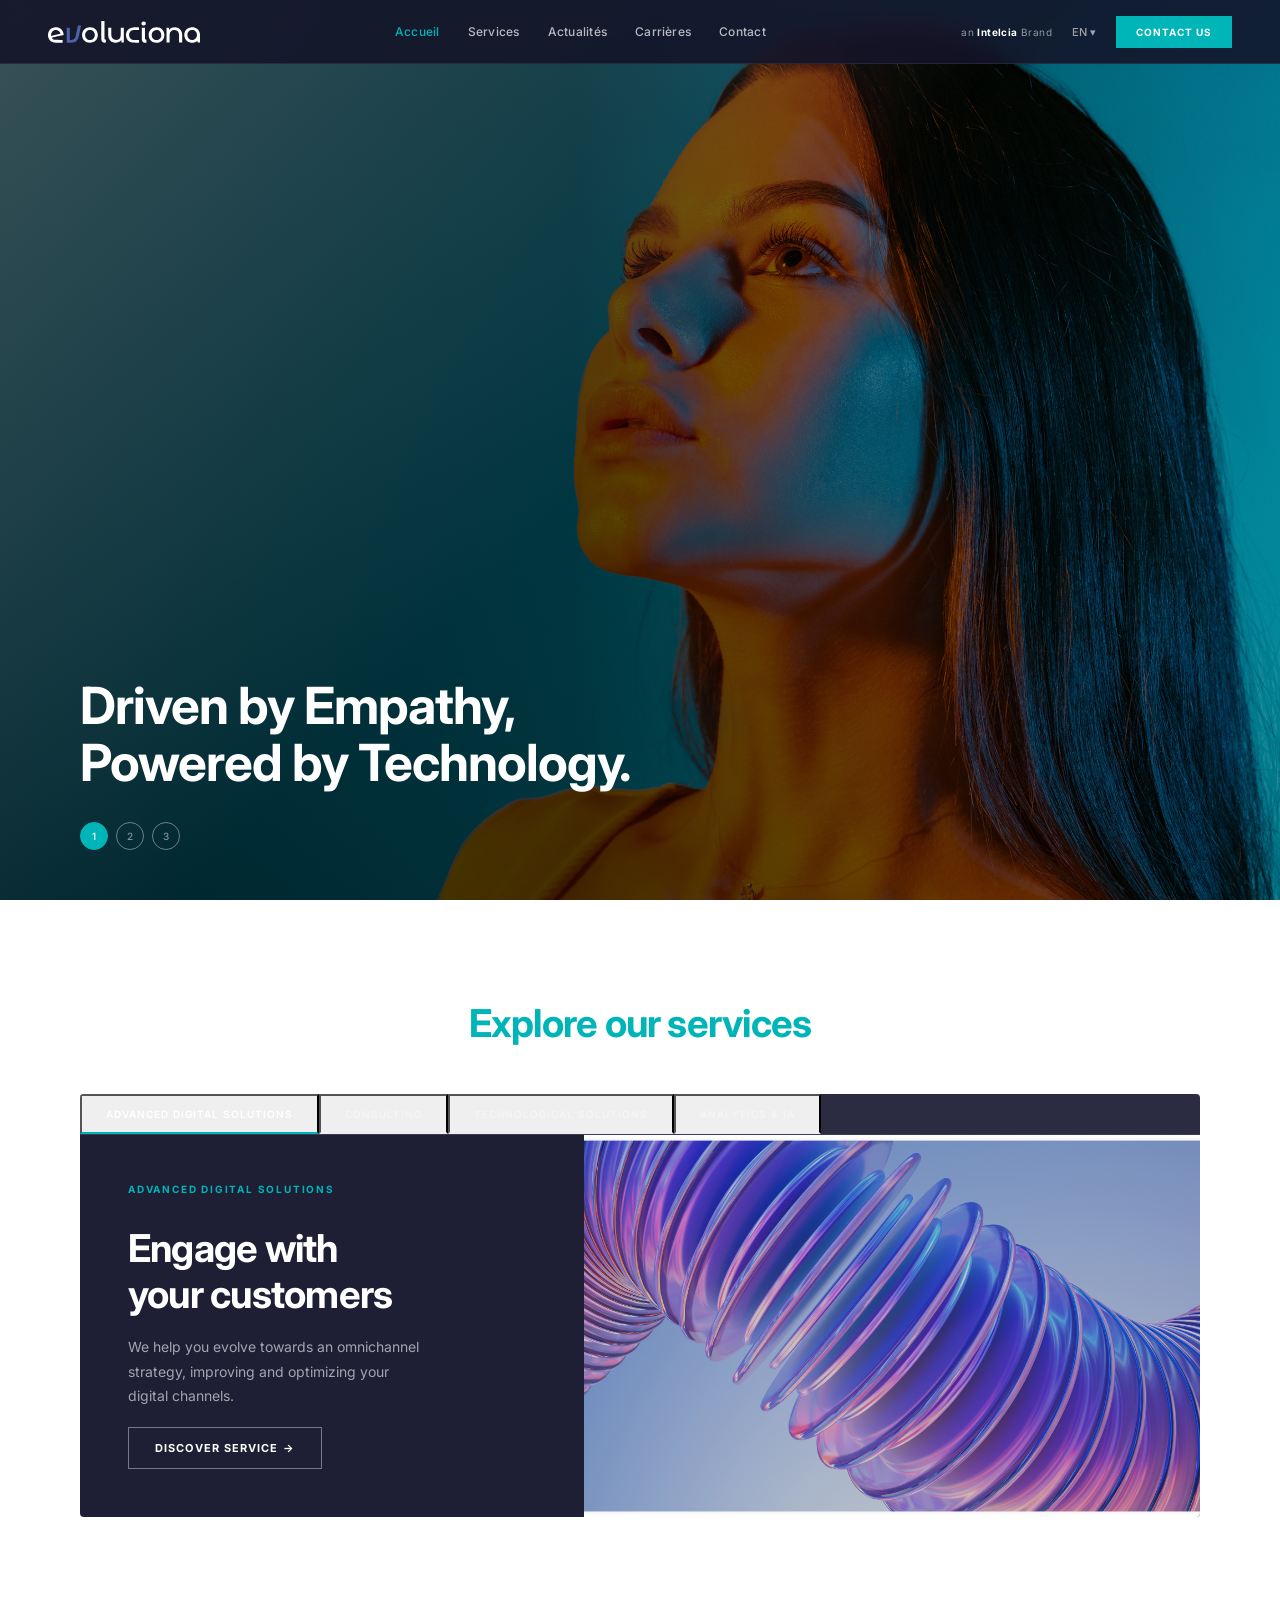
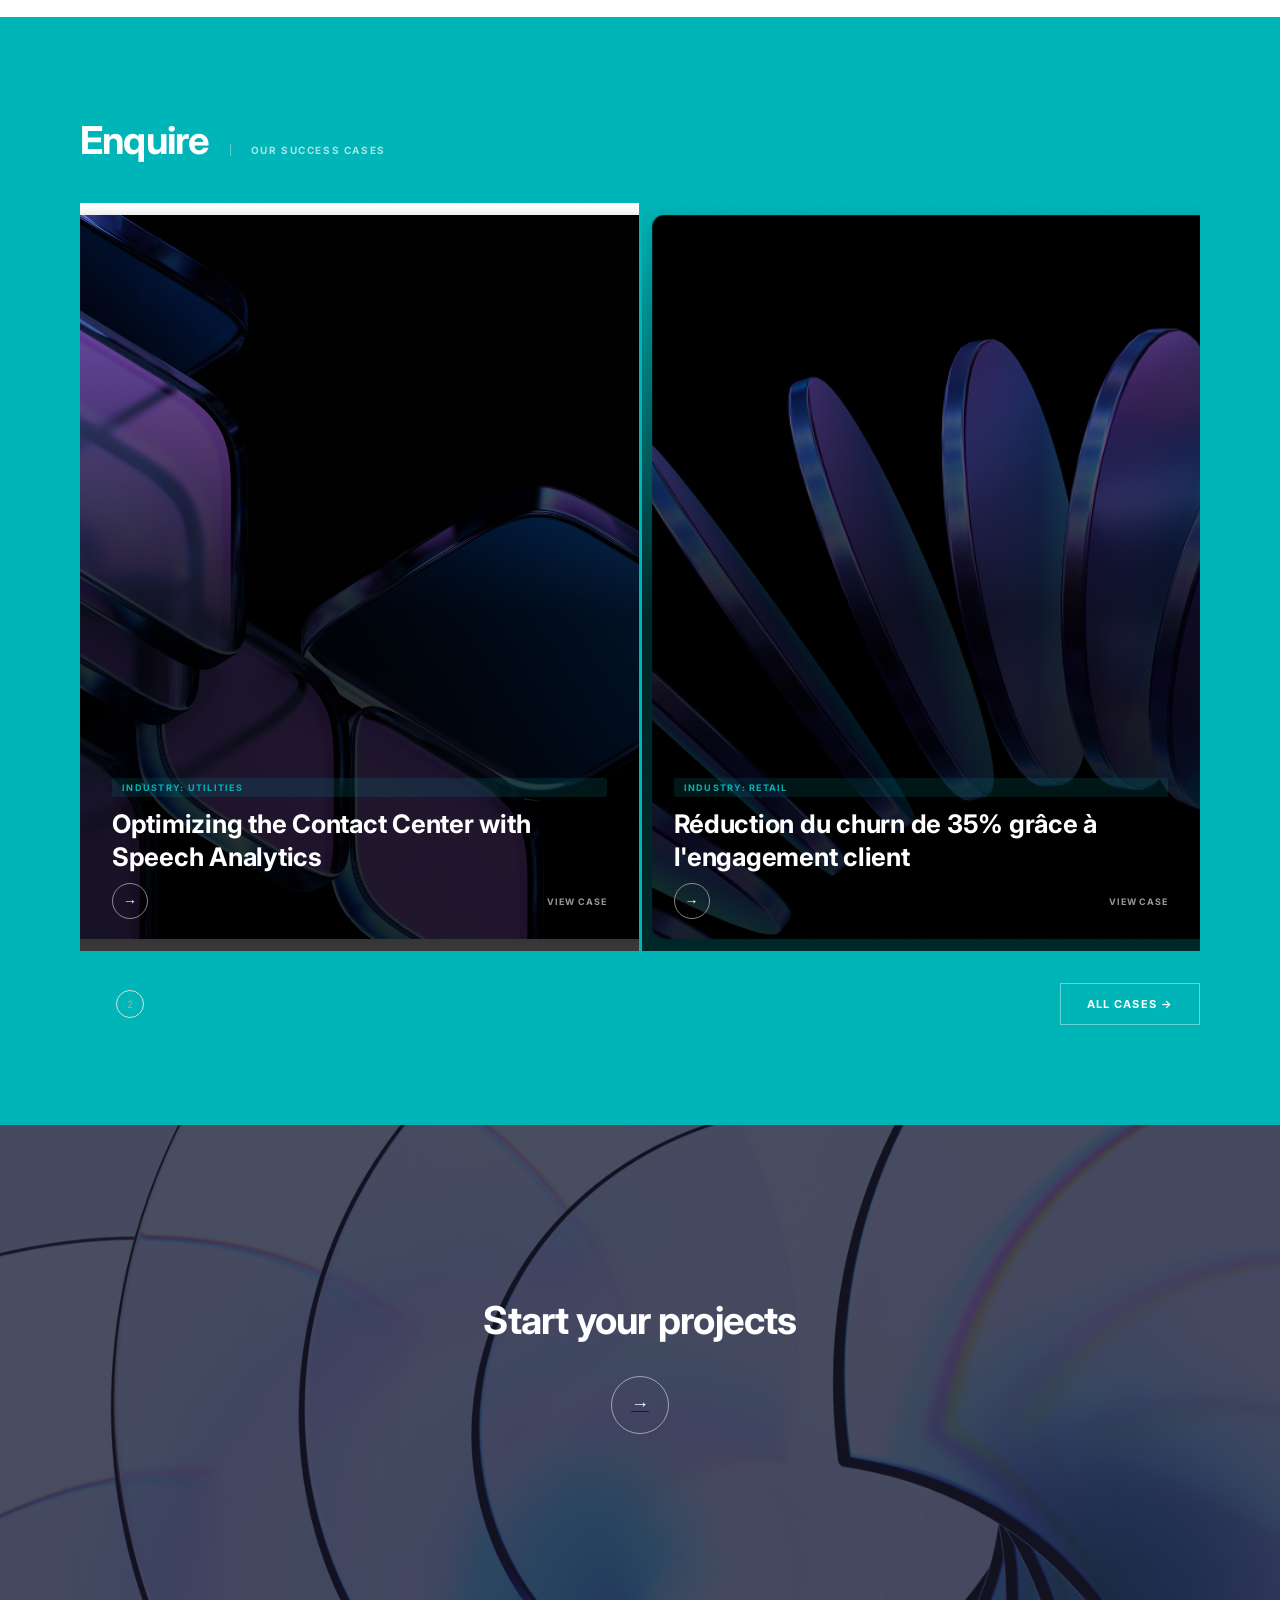
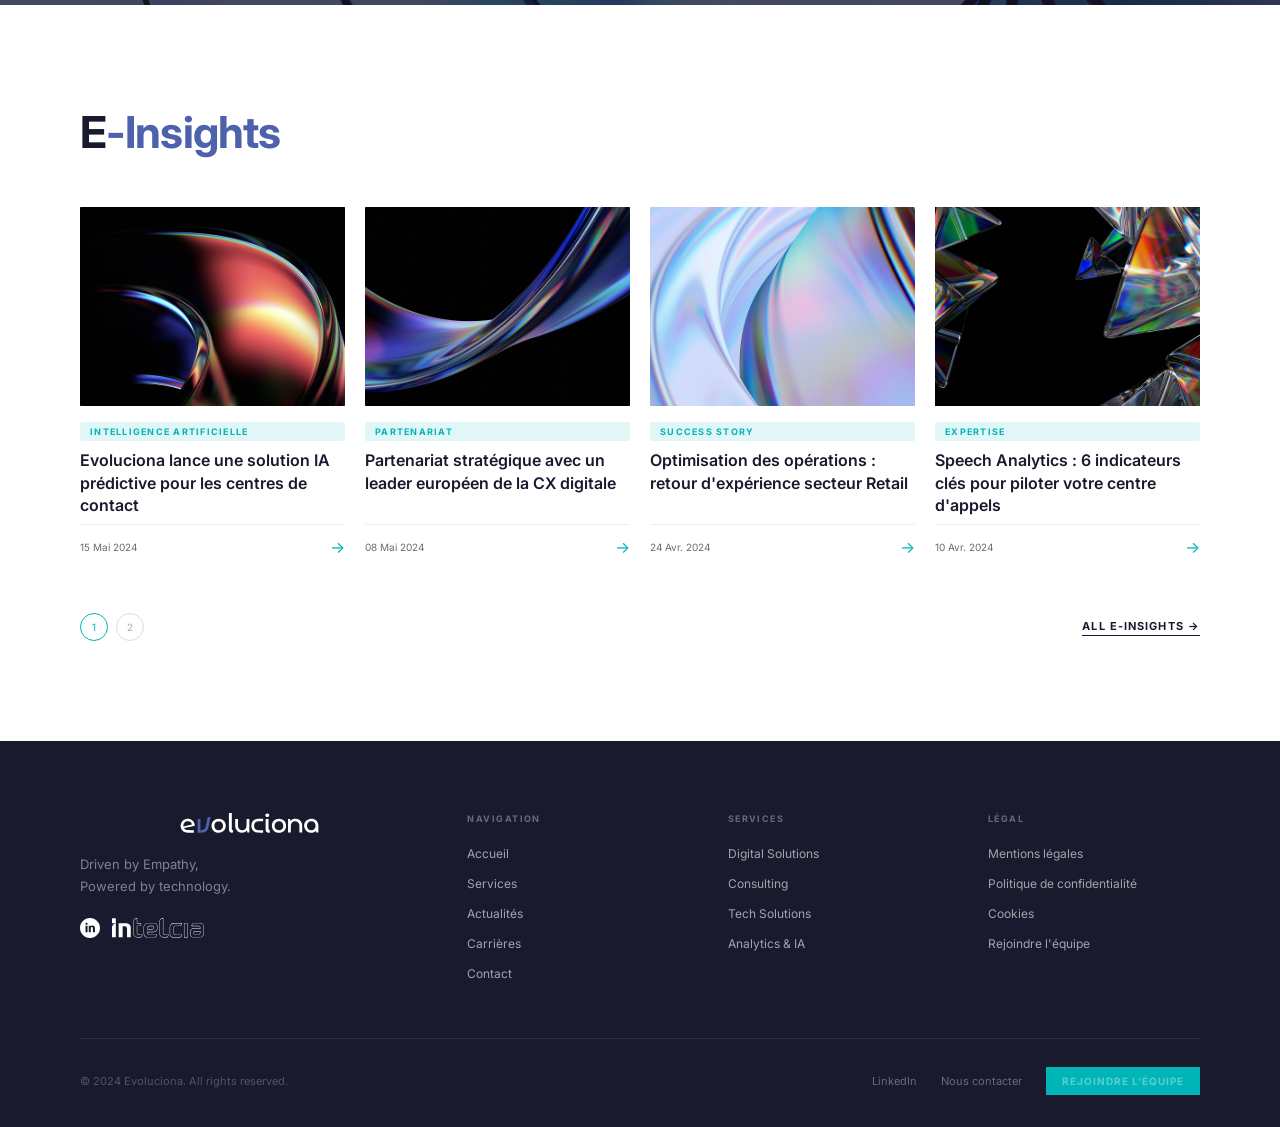
<file: index.html>
<!DOCTYPE html>
<html lang="fr">
<head>
  <meta charset="UTF-8" />
  <meta name="viewport" content="width=device-width, initial-scale=1.0" />
  <title>Evoluciona — Driven by Empathy, Powered by Technology</title>
  <link rel="preconnect" href="https://fonts.googleapis.com" />
  <link rel="preconnect" href="https://fonts.gstatic.com" crossorigin />
  <link href="https://fonts.googleapis.com/css2?family=Inter:wght@300;400;500;600;700&display=swap" rel="stylesheet" />
  <link rel="stylesheet" href="style.css" />
  <style>
    .hero { position:relative; height:100vh; min-height:600px; overflow:hidden; }
    .hero-slide { position:absolute; inset:0; opacity:0; transition:opacity 0.8s ease; }
    .hero-slide.active { opacity:1; }
    .hero-slide img { width:100%; height:100%; object-fit:cover; object-position:center top; }
    .hero-overlay { position:absolute; inset:0; background:linear-gradient(to right, rgba(0,0,0,0.58) 45%, rgba(0,0,0,0.1)); }
    .hero-content { position:absolute; bottom:110px; left:80px; max-width:580px; }
    .hero-content h1 { color:var(--white); }
    .hero-pagination { position:absolute; bottom:50px; left:80px; display:flex; gap:8px; }
    .hero-dot { width:28px; height:28px; border-radius:50%; border:1.5px solid rgba(255,255,255,0.4); background:transparent; cursor:pointer; font-size:10px; color:rgba(255,255,255,0.5); font-weight:500; font-family:var(--font); transition:all 0.2s; }
    .hero-dot.active { border-color:var(--teal); color:var(--white); background:var(--teal); }

    .services-section { padding:var(--section-pad); background:var(--white); }
    .service-card { background:#1e1e35; border-radius:4px; overflow:hidden; min-height:420px; display:flex; flex-direction:column; }
    .service-tabs { display:flex; background:rgba(255,255,255,0.06); border-bottom:0.5px solid rgba(255,255,255,0.08); }
    .service-tab { padding:12px 24px; font-size:10px; font-weight:600; letter-spacing:0.1em; text-transform:uppercase; color:rgba(255,255,255,0.4); cursor:pointer; border-bottom:2px solid transparent; font-family:var(--font); transition:all 0.2s; }
    .service-tab.active { color:var(--white); border-bottom-color:var(--teal); }
    .service-inner { display:flex; flex:1; }
    .service-text { padding:48px; width:45%; display:flex; flex-direction:column; justify-content:center; gap:18px; }
    .service-text h2 { color:var(--white); }
    .service-text p { color:rgba(255,255,255,0.6); font-size:14px; max-width:300px; }
    .service-img { width:55%; overflow:hidden; }
    .service-img img { width:100%; height:100%; object-fit:cover; }

    .enquire-section { padding:var(--section-pad); background:var(--teal); }
    .enquire-head { display:flex; align-items:baseline; gap:20px; margin-bottom:40px; }
    .enquire-head h2 { color:var(--white); }
    .enquire-sub { font-size:10px; font-weight:700; letter-spacing:0.16em; text-transform:uppercase; color:rgba(255,255,255,0.65); padding-left:20px; border-left:1px solid rgba(255,255,255,0.35); }
    .enquire-grid { display:grid; grid-template-columns:1fr 1fr; gap:3px; }
    .enquire-card { position:relative; overflow:hidden; min-height:380px; cursor:pointer; }
    .enquire-card img { width:100%; height:100%; object-fit:cover; transition:transform 0.5s; }
    .enquire-card:hover img { transform:scale(1.04); }
    .enquire-overlay { position:absolute; inset:0; background:linear-gradient(to top, rgba(0,0,0,0.78) 45%, transparent); display:flex; flex-direction:column; justify-content:flex-end; padding:32px; gap:10px; }
    .enquire-overlay h3 { color:var(--white); }
    .enquire-footer-row { display:flex; align-items:center; justify-content:space-between; margin-top:32px; }

    .start-section { position:relative; min-height:480px; display:flex; align-items:center; justify-content:center; overflow:hidden; }
    .start-section img.bg { position:absolute; inset:0; width:100%; height:100%; object-fit:cover; }
    .start-overlay { position:absolute; inset:0; background:rgba(26,26,46,0.68); }
    .start-content { position:relative; z-index:2; text-align:center; display:flex; flex-direction:column; align-items:center; gap:32px; }
    .start-content h2 { color:var(--white); }
    .btn-circle { width:58px; height:58px; border-radius:50%; border:1.5px solid rgba(255,255,255,0.5); display:flex; align-items:center; justify-content:center; color:var(--white); cursor:pointer; background:transparent; font-size:18px; transition:all 0.25s; }
    .btn-circle:hover { background:var(--teal); border-color:var(--teal); transform:scale(1.08); }

    .insights-section { padding:var(--section-pad); background:var(--white); }
    .insights-title { font-size:clamp(28px,3.5vw,44px); font-weight:700; letter-spacing:-0.02em; margin-bottom:48px; }
    .insights-title span { color:var(--blue); }
    .insights-grid { display:grid; grid-template-columns:repeat(4,1fr); gap:20px; }
    .insight-card { display:flex; flex-direction:column; cursor:pointer; }
    .insight-img { aspect-ratio:4/3; overflow:hidden; }
    .insight-img img { width:100%; height:100%; object-fit:cover; transition:transform 0.4s; }
    .insight-card:hover .insight-img img { transform:scale(1.05); }
    .insight-body { padding:16px 0; display:flex; flex-direction:column; gap:8px; flex:1; }
    .insight-body h4 { color:var(--dark); }
    .insight-foot { display:flex; align-items:center; justify-content:space-between; margin-top:auto; padding-top:12px; border-top:0.5px solid #eee; }
    .insight-date { font-size:10px; color:var(--gray-text); }
    .arrow-link { color:var(--teal); text-decoration:none; font-size:16px; transition:transform 0.2s; display:inline-block; }
    .insight-card:hover .arrow-link { transform:translateX(4px); }
    .insights-footer-row { display:flex; align-items:center; justify-content:space-between; margin-top:40px; }
    .pag-dots { display:flex; gap:8px; }
    .pag-dot { width:28px; height:28px; border-radius:50%; border:1.5px solid #ddd; background:transparent; cursor:pointer; font-size:10px; color:#aaa; font-family:var(--font); transition:all 0.2s; }
    .pag-dot.active { border-color:var(--teal); color:var(--teal); }
    .link-all { font-size:11px; font-weight:700; letter-spacing:0.1em; text-transform:uppercase; color:var(--dark); text-decoration:none; border-bottom:1px solid var(--dark); padding-bottom:2px; transition:color 0.2s; }
    .link-all:hover { color:var(--teal); border-color:var(--teal); }
  </style>
<script src="https://identity.netlify.com/v1/netlify-identity-widget.js"></script>
</head>
<body>
  <div id="nav-placeholder"></div>

  <section class="hero">
    <div class="hero-slide active"><img src="assets/images/img-header.jpg" alt="Hero" /></div>
    <div class="hero-slide"><img src="assets/images/img-slide1.jpg" alt="Slide 2" /></div>
    <div class="hero-slide"><img src="assets/images/img-slide2.jpg" alt="Slide 3" /></div>
    <div class="hero-overlay"></div>
    <div class="hero-content">
      <h1>Driven by Empathy,<br>Powered by Technology.</h1>
    </div>
    <div class="hero-pagination">
      <button class="hero-dot active" onclick="goSlide(0)">1</button>
      <button class="hero-dot" onclick="goSlide(1)">2</button>
      <button class="hero-dot" onclick="goSlide(2)">3</button>
    </div>
  </section>

  <section class="services-section">
    <h2 style="text-align:center;color:var(--teal);margin-bottom:48px;">Explore our services</h2>
    <div class="service-card">
      <div class="service-tabs">
        <button class="service-tab active">Advanced Digital Solutions</button>
        <button class="service-tab">Consulting</button>
        <button class="service-tab">Technological Solutions</button>
        <button class="service-tab">Analytics & IA</button>
      </div>
      <div class="service-inner">
        <div class="service-text">
          <span class="section-eyebrow">Advanced Digital Solutions</span>
          <h2>Engage with<br>your customers</h2>
          <p>We help you evolve towards an omnichannel strategy, improving and optimizing your digital channels.</p>
          <a href="services.html" class="btn-outline-white" style="width:fit-content;">Discover Service →</a>
        </div>
        <div class="service-img"><img src="assets/images/img-slide3.jpg" alt="Service" /></div>
      </div>
    </div>
  </section>

  <section class="enquire-section">
    <div class="enquire-head"><h2>Enquire</h2><span class="enquire-sub">Our Success Cases</span></div>
    <div class="enquire-grid">
      <div class="enquire-card">
        <img src="assets/images/enquire-img1.jpg" alt="Case 1" />
        <div class="enquire-overlay">
          <span class="tag tag-teal">Industry: Utilities</span>
          <h3>Optimizing the Contact Center with Speech Analytics</h3>
          <div style="display:flex;align-items:center;justify-content:space-between;">
            <button class="btn-circle" style="width:36px;height:36px;font-size:14px;">→</button>
            <span style="font-size:9px;font-weight:700;letter-spacing:0.1em;text-transform:uppercase;color:rgba(255,255,255,0.6);">View Case</span>
          </div>
        </div>
      </div>
      <div class="enquire-card">
        <img src="assets/images/enquire-img2.jpg" alt="Case 2" />
        <div class="enquire-overlay">
          <span class="tag tag-teal">Industry: Retail</span>
          <h3>Réduction du churn de 35% grâce à l'engagement client</h3>
          <div style="display:flex;align-items:center;justify-content:space-between;">
            <button class="btn-circle" style="width:36px;height:36px;font-size:14px;">→</button>
            <span style="font-size:9px;font-weight:700;letter-spacing:0.1em;text-transform:uppercase;color:rgba(255,255,255,0.6);">View Case</span>
          </div>
        </div>
      </div>
    </div>
    <div class="enquire-footer-row">
      <div class="pag-dots"><button class="pag-dot active">1</button><button class="pag-dot">2</button></div>
      <a href="#" class="btn-outline-white">All Cases →</a>
    </div>
  </section>

  <section class="start-section">
    <img class="bg" src="assets/images/img-start.jpg" alt="Start" />
    <div class="start-overlay"></div>
    <div class="start-content">
      <h2>Start your projects</h2>
      <a href="contact.html"><button class="btn-circle">→</button></a>
    </div>
  </section>

  <section class="insights-section">
    <div class="insights-title">E<span>-Insights</span></div>
    <div class="insights-grid" id="insights-grid"></div>
    <div class="insights-footer-row">
      <div class="pag-dots"><button class="pag-dot active">1</button><button class="pag-dot">2</button></div>
      <a href="actualites.html" class="link-all">All E-Insights →</a>
    </div>
  </section>

  <div id="footer-placeholder"></div>
  <script src="components.js"></script>
  <script>
    let cur = 0;
    const slides = document.querySelectorAll('.hero-slide');
    const dots = document.querySelectorAll('.hero-dot');
    function goSlide(n) {
      slides[cur].classList.remove('active'); dots[cur].classList.remove('active');
      cur = n; slides[cur].classList.add('active'); dots[cur].classList.add('active');
    }
    setInterval(() => goSlide((cur+1)%slides.length), 5000);

    fetch('data.json').then(r=>r.json()).then(data => {
      const grid = document.getElementById('insights-grid');
      data.actualites.slice(0,4).forEach(a => {
        grid.innerHTML += `<div class="insight-card">
          <div class="insight-img"><img src="${a.image}" alt="${a.titre}" /></div>
          <div class="insight-body">
            <span class="tag tag-teal">${a.categorie}</span>
            <h4>${a.titre}</h4>
            <div class="insight-foot">
              <span class="insight-date">${a.date}</span>
              <a href="actualites.html" class="arrow-link">→</a>
            </div>
          </div>
        </div>`;
      });
    });
  </script>
</body>
</html>
</file>
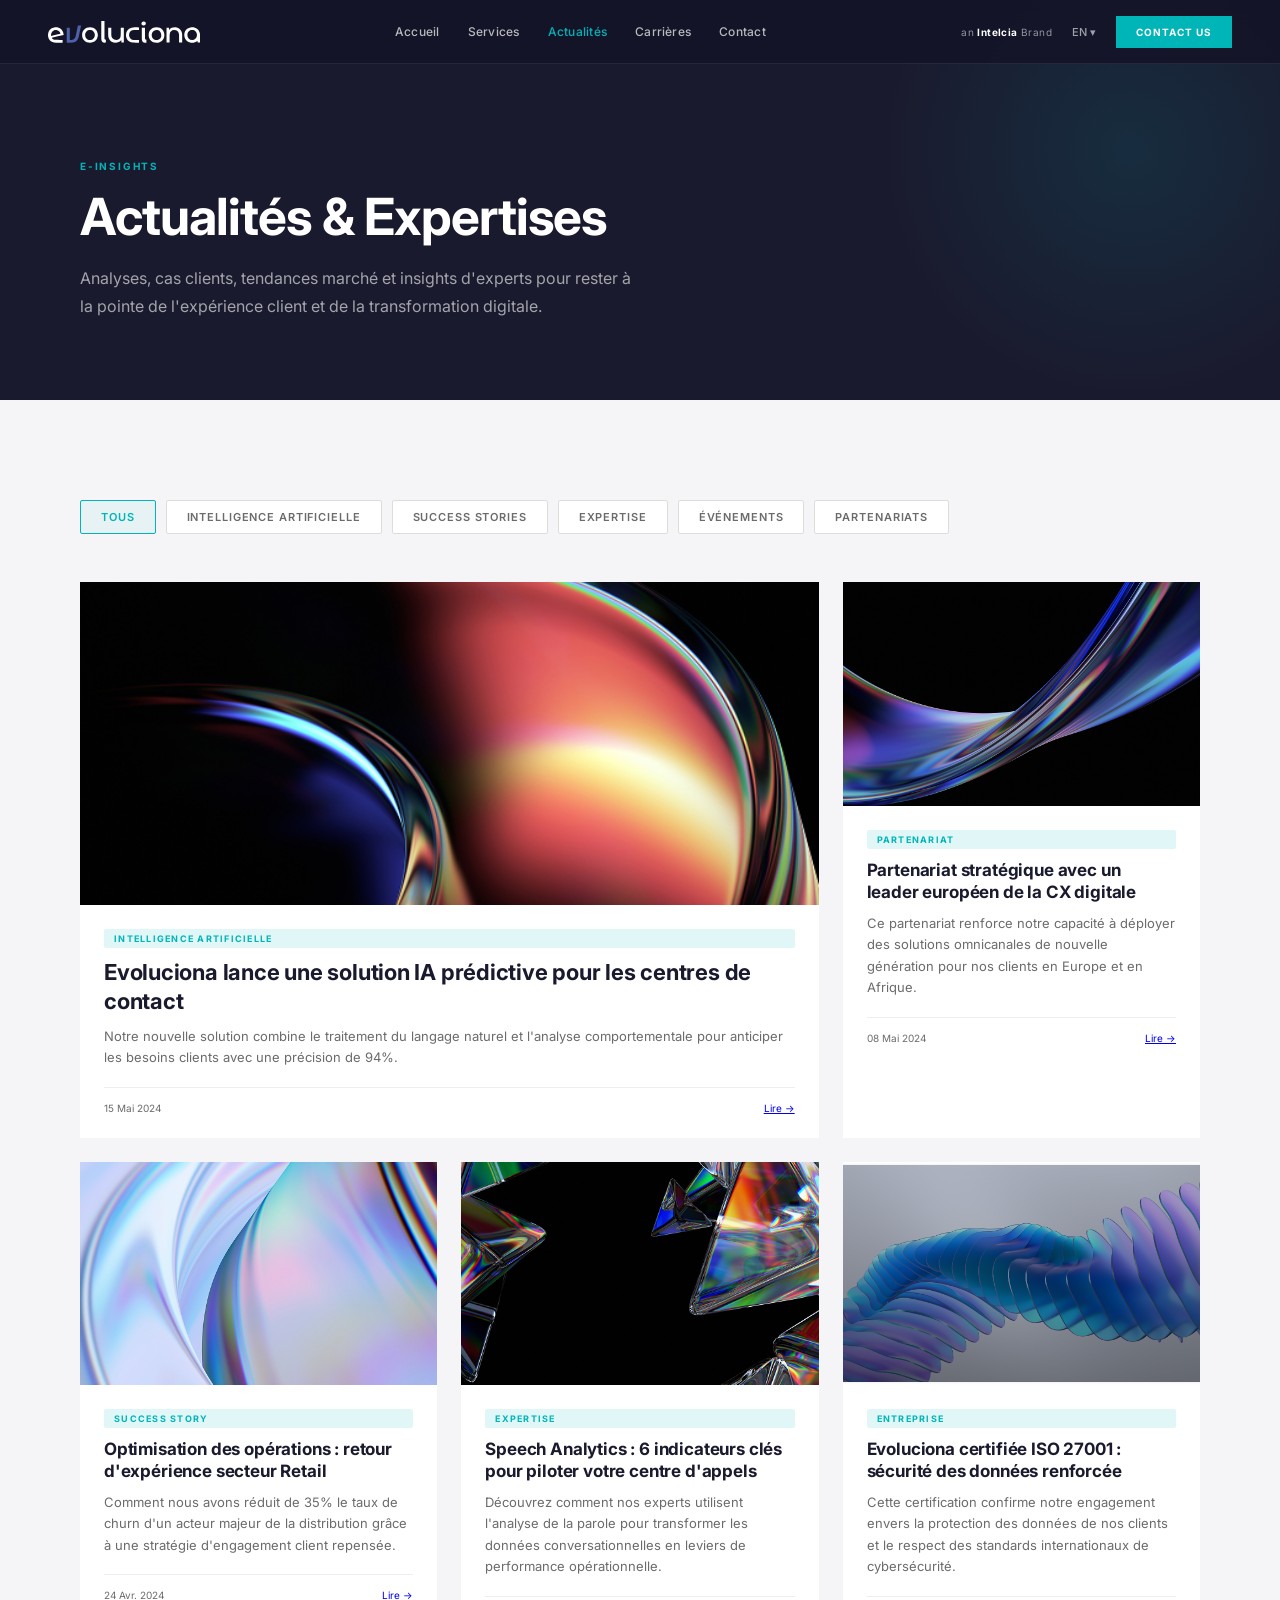
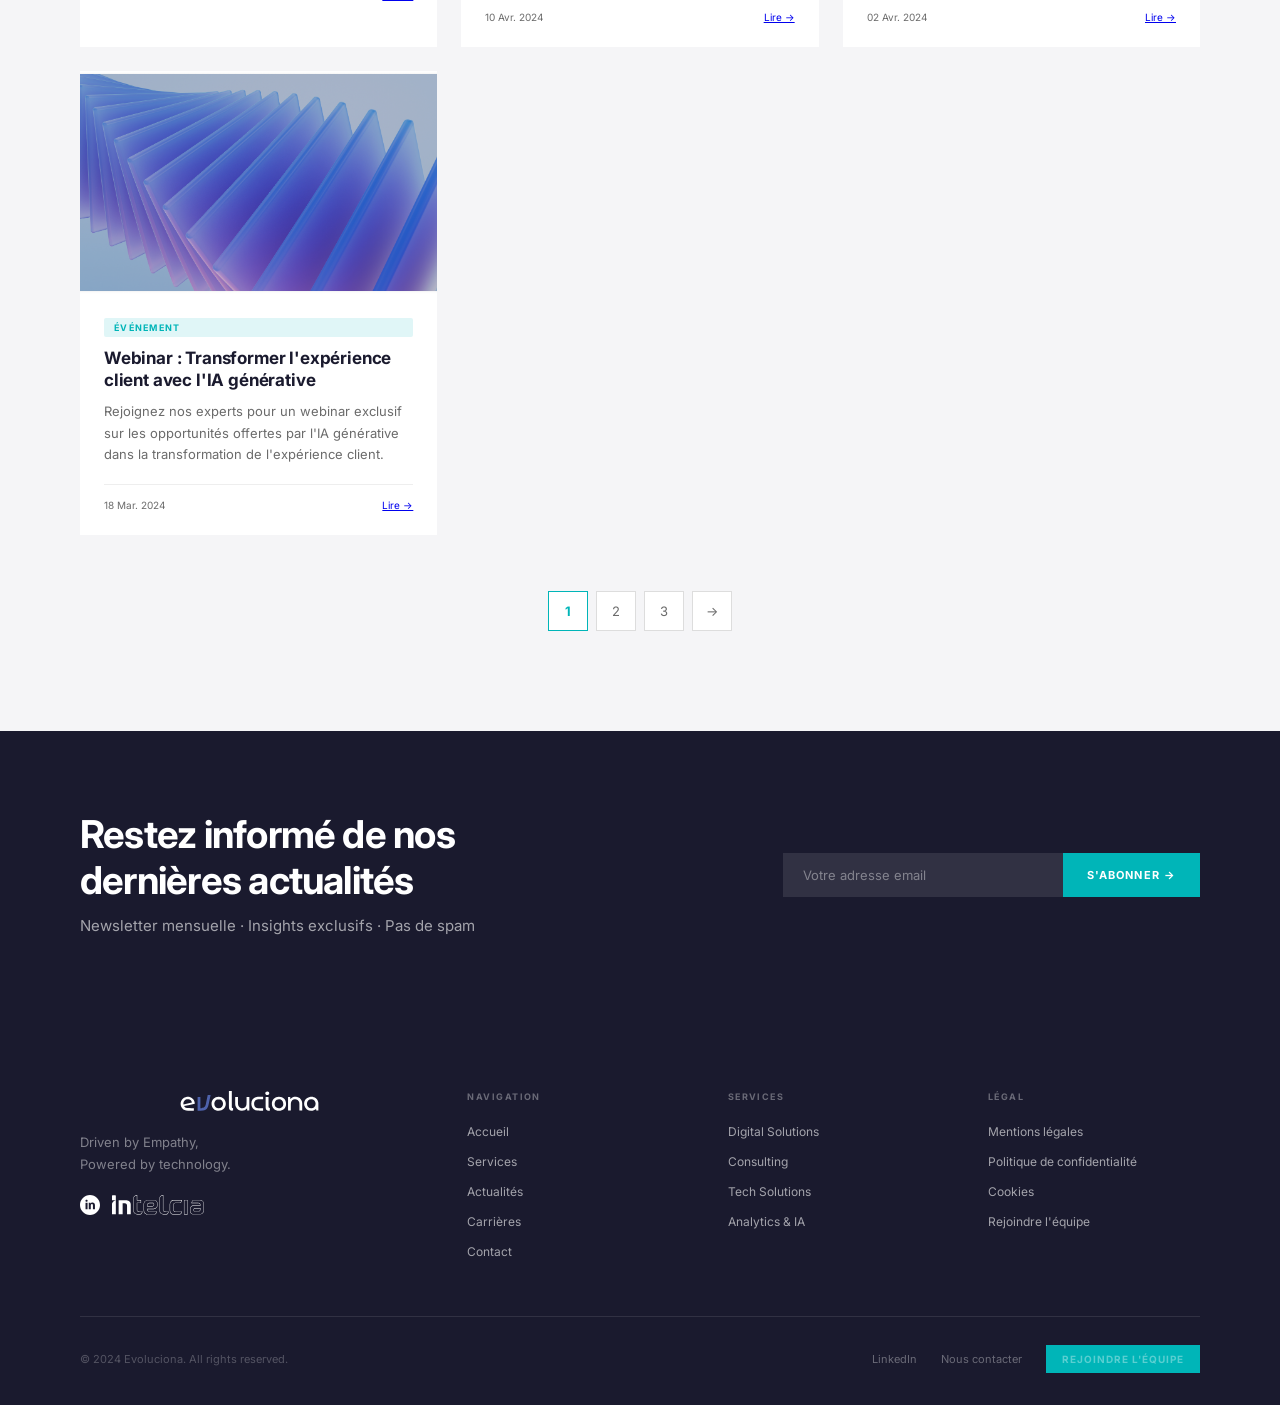
<file: actualites.html>
<!DOCTYPE html>
<html lang="fr">
<head>
  <meta charset="UTF-8" />
  <meta name="viewport" content="width=device-width, initial-scale=1.0" />
  <title>Actualités — Evoluciona</title>
  <link rel="preconnect" href="https://fonts.googleapis.com" />
  <link rel="preconnect" href="https://fonts.gstatic.com" crossorigin />
  <link href="https://fonts.googleapis.com/css2?family=Inter:wght@300;400;500;600;700&display=swap" rel="stylesheet" />
  <link rel="stylesheet" href="style.css" />
  <style>
    .actu-section { padding: var(--section-pad); background: var(--gray-light); }
    .filters { display: flex; gap: 10px; margin-bottom: 48px; flex-wrap: wrap; }
    .filter-btn { font-family: var(--font); font-size: 11px; font-weight: 600; letter-spacing: 0.08em; text-transform: uppercase; padding: 9px 20px; border: 1.5px solid #ddd; background: var(--white); color: var(--gray-text); cursor: pointer; transition: all 0.2s; border-radius: 2px; }
    .filter-btn.active, .filter-btn:hover { border-color: var(--teal); color: var(--teal); background: rgba(0,181,184,0.06); }
    .news-grid { display: grid; grid-template-columns: repeat(3, 1fr); gap: 24px; }
    .news-card { background: var(--white); overflow: hidden; cursor: pointer; transition: transform 0.2s; }
    .news-card:hover { transform: translateY(-4px); }
    .news-card-img { aspect-ratio: 16/10; overflow: hidden; }
    .news-card-img img { width: 100%; height: 100%; object-fit: cover; transition: transform 0.4s; }
    .news-card:hover .news-card-img img { transform: scale(1.04); }
    .news-card-body { padding: 24px; display: flex; flex-direction: column; gap: 10px; }
    .news-card-body h3 { color: var(--dark); font-size: 17px; }
    .news-card-body p { font-size: 13px; line-height: 1.65; }
    .news-card-foot { display: flex; align-items: center; justify-content: space-between; margin-top: 8px; padding-top: 14px; border-top: 0.5px solid #eee; }
    .news-date { font-size: 10px; color: var(--gray-text); }
    .news-featured { grid-column: span 2; }
    .news-featured .news-card-img { aspect-ratio: 16/7; }
    .news-featured .news-card-body h3 { font-size: 22px; }
    .pagination { display: flex; justify-content: center; gap: 8px; margin-top: 56px; }
    .page-btn { width: 40px; height: 40px; border: 1.5px solid #ddd; background: var(--white); cursor: pointer; font-size: 13px; font-family: var(--font); color: var(--gray-text); transition: all 0.2s; }
    .page-btn.active { border-color: var(--teal); color: var(--teal); font-weight: 700; }
    .page-btn:hover { border-color: var(--teal); color: var(--teal); }
    .newsletter-band { background: var(--dark); padding: 80px; display: flex; align-items: center; justify-content: space-between; gap: 40px; }
    .newsletter-band h2 { color: var(--white); max-width: 400px; }
    .newsletter-band p { color: rgba(255,255,255,0.6); margin-top: 10px; }
    .newsletter-form { display: flex; gap: 0; flex-shrink: 0; }
    .newsletter-form input { font-family: var(--font); font-size: 13px; padding: 14px 20px; border: none; width: 280px; background: rgba(255,255,255,0.1); color: var(--white); outline: none; }
    .newsletter-form input::placeholder { color: rgba(255,255,255,0.4); }
    .newsletter-form button { background: var(--teal); color: var(--white); font-family: var(--font); font-size: 11px; font-weight: 700; letter-spacing: 0.1em; text-transform: uppercase; padding: 14px 24px; border: none; cursor: pointer; white-space: nowrap; }
  </style>
<script src="https://identity.netlify.com/v1/netlify-identity-widget.js"></script>
</head>
<body>
  <div id="nav-placeholder"></div>

  <div class="page-hero">
    <div class="page-hero-eyebrow">E-Insights</div>
    <h1>Actualités & Expertises</h1>
    <p>Analyses, cas clients, tendances marché et insights d'experts pour rester à la pointe de l'expérience client et de la transformation digitale.</p>
  </div>

  <section class="actu-section">
    <div class="filters" id="filters">
      <button class="filter-btn active" data-cat="all">Tous</button>
      <button class="filter-btn" data-cat="Intelligence Artificielle">Intelligence Artificielle</button>
      <button class="filter-btn" data-cat="Success Story">Success Stories</button>
      <button class="filter-btn" data-cat="Expertise">Expertise</button>
      <button class="filter-btn" data-cat="Événement">Événements</button>
      <button class="filter-btn" data-cat="Partenariat">Partenariats</button>
    </div>
    <div class="news-grid" id="news-grid"></div>
    <div class="pagination">
      <button class="page-btn active">1</button>
      <button class="page-btn">2</button>
      <button class="page-btn">3</button>
      <button class="page-btn">→</button>
    </div>
  </section>

  <div class="newsletter-band">
    <div>
      <h2>Restez informé de nos dernières actualités</h2>
      <p>Newsletter mensuelle · Insights exclusifs · Pas de spam</p>
    </div>
    <div class="newsletter-form">
      <input type="email" placeholder="Votre adresse email" />
      <button>S'abonner →</button>
    </div>
  </div>

  <div id="footer-placeholder"></div>
  <script src="components.js"></script>
  <script>
    let allNews = [];
    let activeFilter = 'all';

    fetch('data.json').then(r=>r.json()).then(data => {
      allNews = data.actualites;
      renderNews(allNews);
    });

    function renderNews(news) {
      const grid = document.getElementById('news-grid');
      grid.innerHTML = '';
      news.forEach((a, i) => {
        const featured = i === 0 ? 'news-featured' : '';
        grid.innerHTML += `<div class="news-card ${featured}">
          <div class="news-card-img"><img src="${a.image}" alt="${a.titre}" /></div>
          <div class="news-card-body">
            <span class="tag tag-teal">${a.categorie}</span>
            <h3>${a.titre}</h3>
            <p>${a.extrait}</p>
            <div class="news-card-foot">
              <span class="news-date">${a.date}</span>
              <a href="#" class="link-all" style="font-size:10px;">Lire →</a>
            </div>
          </div>
        </div>`;
      });
    }

    document.getElementById('filters').addEventListener('click', e => {
      if (!e.target.classList.contains('filter-btn')) return;
      document.querySelectorAll('.filter-btn').forEach(b => b.classList.remove('active'));
      e.target.classList.add('active');
      activeFilter = e.target.dataset.cat;
      const filtered = activeFilter === 'all' ? allNews : allNews.filter(a => a.categorie === activeFilter);
      renderNews(filtered);
    });
  </script>
</body>
</html>
</file>
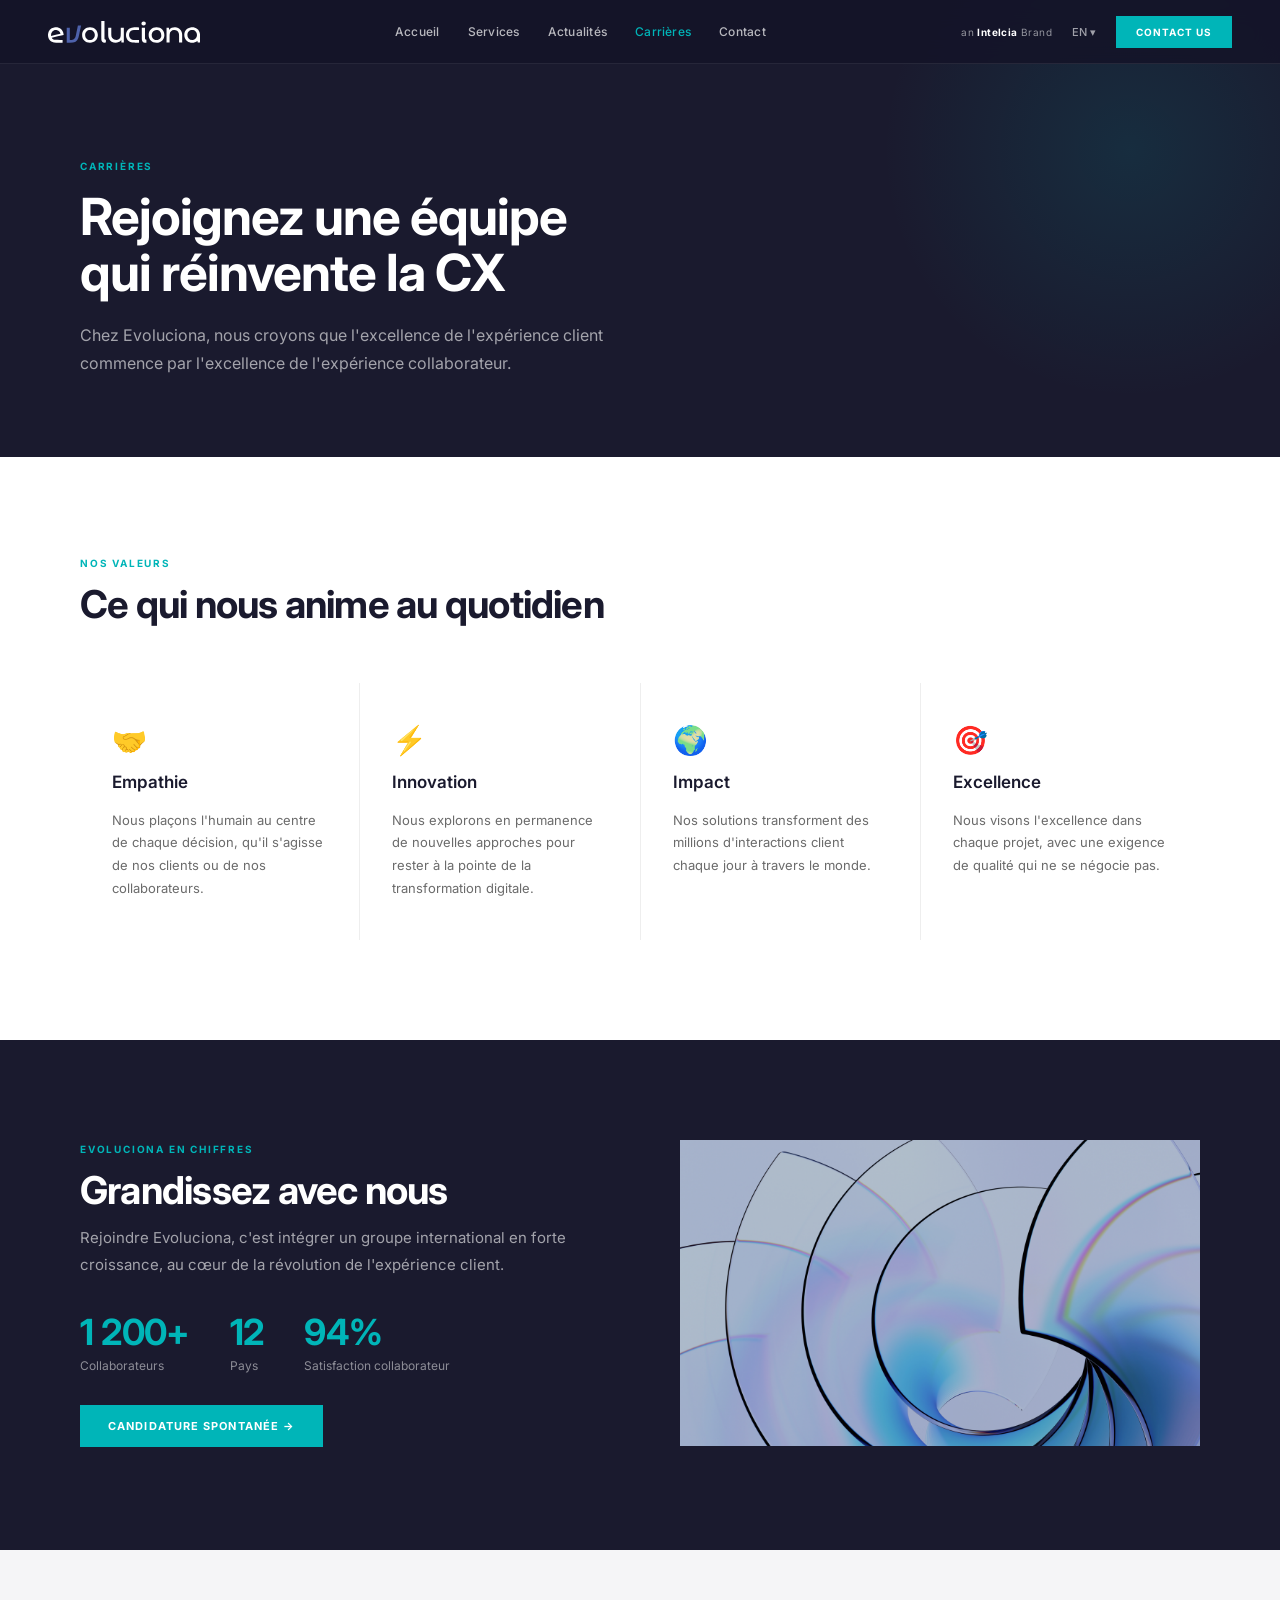
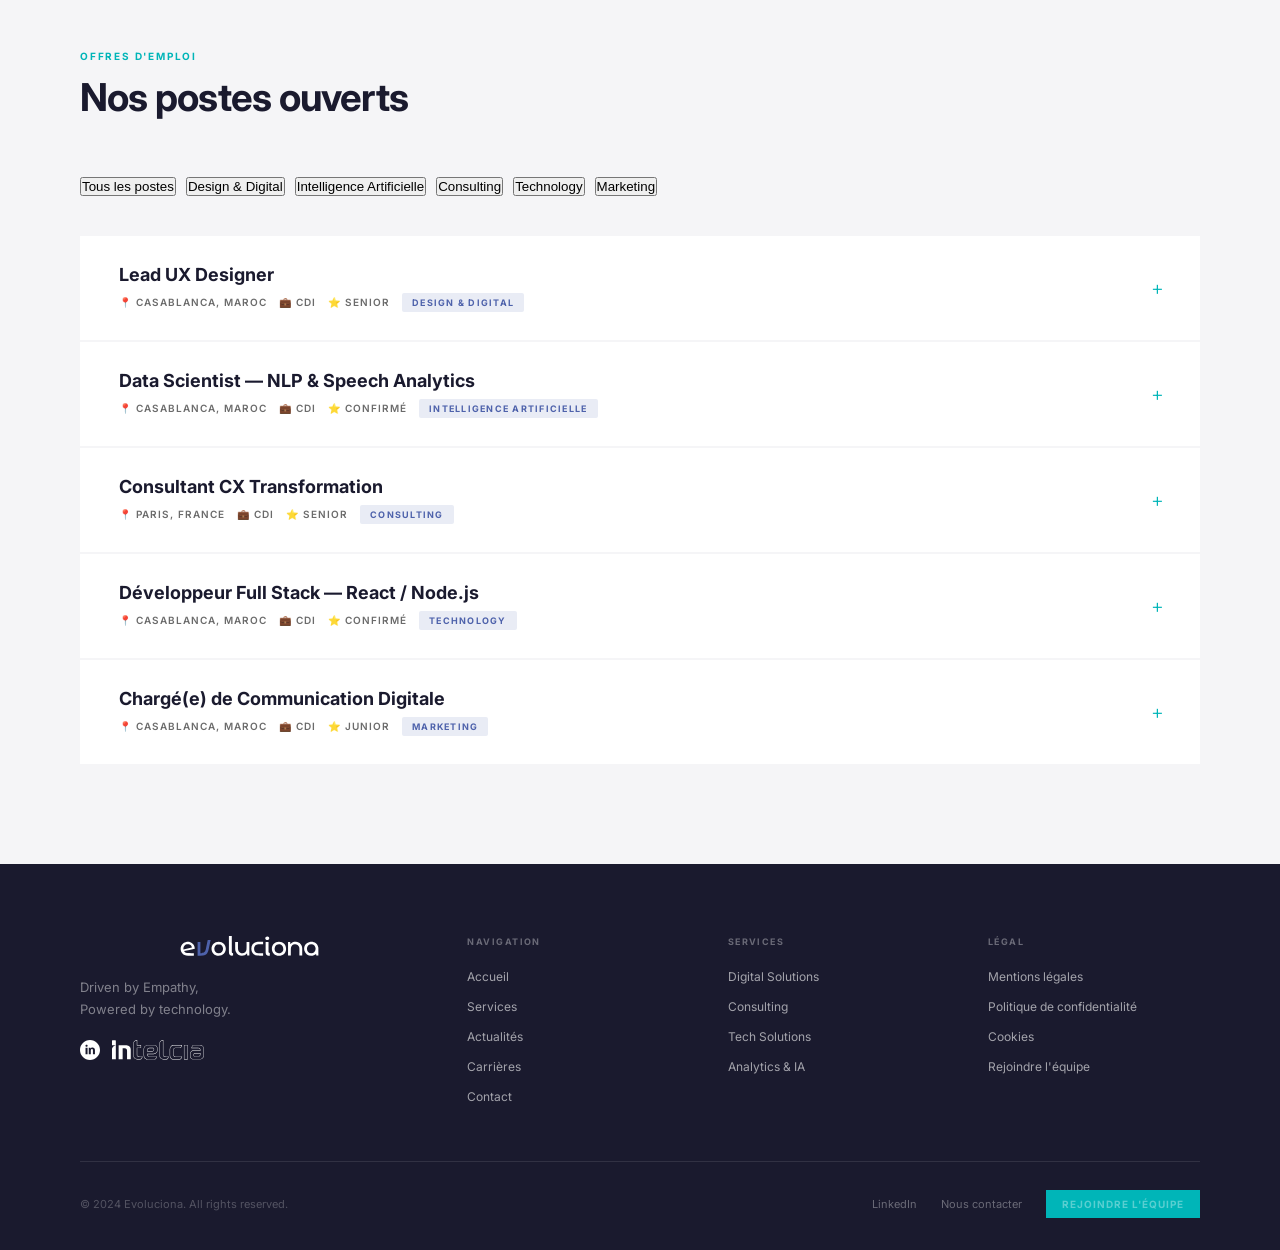
<file: carrieres.html>
<!DOCTYPE html>
<html lang="fr">
<head>
  <meta charset="UTF-8" />
  <meta name="viewport" content="width=device-width, initial-scale=1.0" />
  <title>Carrières — Evoluciona</title>
  <link rel="preconnect" href="https://fonts.googleapis.com" />
  <link rel="preconnect" href="https://fonts.gstatic.com" crossorigin />
  <link href="https://fonts.googleapis.com/css2?family=Inter:wght@300;400;500;600;700&display=swap" rel="stylesheet" />
  <link rel="stylesheet" href="style.css" />
  <style>
    .values-section { padding: var(--section-pad); background: var(--white); }
    .values-grid { display: grid; grid-template-columns: repeat(4, 1fr); gap: 1px; background: #eee; margin-top: 56px; }
    .value-card { background: var(--white); padding: 40px 32px; display: flex; flex-direction: column; gap: 14px; }
    .value-icon { font-size: 28px; }
    .value-card h4 { color: var(--dark); font-size: 17px; }
    .value-card p { font-size: 13px; }

    .offers-section { padding: var(--section-pad); background: var(--gray-light); }
    .offers-filters { display: flex; gap: 10px; margin-bottom: 40px; flex-wrap: wrap; }
    .offers-grid { display: flex; flex-direction: column; gap: 2px; }
    .offer-card { background: var(--white); padding: 28px 36px; cursor: pointer; border-left: 3px solid transparent; transition: all 0.2s; }
    .offer-card:hover { border-left-color: var(--teal); background: #fafafa; }
    .offer-header { display: flex; align-items: center; justify-content: space-between; }
    .offer-title { font-size: 18px; font-weight: 700; color: var(--dark); margin-bottom: 8px; }
    .offer-meta { display: flex; gap: 12px; flex-wrap: wrap; }
    .offer-tag { font-size: 10px; font-weight: 600; letter-spacing: 0.1em; text-transform: uppercase; color: var(--gray-text); display: flex; align-items: center; gap: 5px; }
    .offer-toggle { font-size: 20px; color: var(--teal); font-weight: 300; transition: transform 0.3s; }
    .offer-detail { display: none; padding-top: 24px; margin-top: 24px; border-top: 0.5px solid #eee; }
    .offer-detail.open { display: block; }
    .offer-detail p { font-size: 14px; margin-bottom: 20px; }
    .offer-cols { display: grid; grid-template-columns: 1fr 1fr; gap: 32px; margin-bottom: 24px; }
    .offer-col h5 { font-size: 11px; font-weight: 700; letter-spacing: 0.12em; text-transform: uppercase; color: var(--teal); margin-bottom: 12px; }
    .offer-col ul { list-style: none; display: flex; flex-direction: column; gap: 8px; }
    .offer-col ul li { font-size: 13px; color: var(--gray-text); display: flex; align-items: flex-start; gap: 8px; }
    .offer-col ul li::before { content: '–'; color: var(--teal); flex-shrink: 0; }
    .offer-toggle-icon.open { transform: rotate(45deg); }

    .cta-careers { background: var(--dark); padding: var(--section-pad); display: grid; grid-template-columns: 1fr 1fr; gap: 80px; align-items: center; }
    .cta-careers h2 { color: var(--white); }
    .cta-careers p { color: rgba(255,255,255,0.6); margin-top: 12px; }
    .cta-careers-img { overflow: hidden; max-height: 400px; }
    .cta-careers-img img { width: 100%; height: 100%; object-fit: cover; }
    .stats-row { display: flex; gap: 40px; margin-top: 32px; }
    .stat-item { display: flex; flex-direction: column; gap: 4px; }
    .stat-num { font-size: 36px; font-weight: 700; color: var(--teal); letter-spacing: -0.02em; }
    .stat-label { font-size: 12px; color: rgba(255,255,255,0.5); }
  </style>
<script src="https://identity.netlify.com/v1/netlify-identity-widget.js"></script>
</head>
<body>
  <div id="nav-placeholder"></div>

  <div class="page-hero">
    <div class="page-hero-eyebrow">Carrières</div>
    <h1>Rejoignez une équipe<br>qui réinvente la CX</h1>
    <p>Chez Evoluciona, nous croyons que l'excellence de l'expérience client commence par l'excellence de l'expérience collaborateur.</p>
  </div>

  <section class="values-section">
    <div class="section-header">
      <div class="section-eyebrow">Nos valeurs</div>
      <h2>Ce qui nous anime au quotidien</h2>
    </div>
    <div class="values-grid">
      <div class="value-card">
        <div class="value-icon">🤝</div>
        <h4>Empathie</h4>
        <p>Nous plaçons l'humain au centre de chaque décision, qu'il s'agisse de nos clients ou de nos collaborateurs.</p>
      </div>
      <div class="value-card">
        <div class="value-icon">⚡</div>
        <h4>Innovation</h4>
        <p>Nous explorons en permanence de nouvelles approches pour rester à la pointe de la transformation digitale.</p>
      </div>
      <div class="value-card">
        <div class="value-icon">🌍</div>
        <h4>Impact</h4>
        <p>Nos solutions transforment des millions d'interactions client chaque jour à travers le monde.</p>
      </div>
      <div class="value-card">
        <div class="value-icon">🎯</div>
        <h4>Excellence</h4>
        <p>Nous visons l'excellence dans chaque projet, avec une exigence de qualité qui ne se négocie pas.</p>
      </div>
    </div>
  </section>

  <section class="cta-careers">
    <div>
      <div class="section-eyebrow">Evoluciona en chiffres</div>
      <h2>Grandissez avec nous</h2>
      <p>Rejoindre Evoluciona, c'est intégrer un groupe international en forte croissance, au cœur de la révolution de l'expérience client.</p>
      <div class="stats-row">
        <div class="stat-item"><span class="stat-num">1 200+</span><span class="stat-label">Collaborateurs</span></div>
        <div class="stat-item"><span class="stat-num">12</span><span class="stat-label">Pays</span></div>
        <div class="stat-item"><span class="stat-num">94%</span><span class="stat-label">Satisfaction collaborateur</span></div>
      </div>
      <div style="margin-top:32px;display:flex;gap:16px;">
        <a href="contact.html" class="btn-primary">Candidature spontanée →</a>
      </div>
    </div>
    <div class="cta-careers-img">
      <img src="assets/images/img-start.jpg" alt="Team" />
    </div>
  </section>

  <section class="offers-section">
    <div class="section-header">
      <div class="section-eyebrow">Offres d'emploi</div>
      <h2>Nos postes ouverts</h2>
    </div>
    <div class="offers-filters" id="offers-filters">
      <button class="filter-btn active" data-dept="all">Tous les postes</button>
      <button class="filter-btn" data-dept="Design & Digital">Design & Digital</button>
      <button class="filter-btn" data-dept="Intelligence Artificielle">Intelligence Artificielle</button>
      <button class="filter-btn" data-dept="Consulting">Consulting</button>
      <button class="filter-btn" data-dept="Technology">Technology</button>
      <button class="filter-btn" data-dept="Marketing">Marketing</button>
    </div>
    <div class="offers-grid" id="offers-grid"></div>
  </section>

  <div id="footer-placeholder"></div>
  <script src="components.js"></script>
  <script>
    let allOffers = [];

    fetch('data.json').then(r=>r.json()).then(data => {
      allOffers = data.offres;
      renderOffers(allOffers);
    });

    function renderOffers(offers) {
      const grid = document.getElementById('offers-grid');
      grid.innerHTML = '';
      if (offers.length === 0) {
        grid.innerHTML = '<p style="padding:40px;color:var(--gray-text);text-align:center;">Aucun poste disponible dans cette catégorie pour le moment.</p>';
        return;
      }
      offers.forEach(o => {
        const missions = o.missions.map(m => `<li>${m}</li>`).join('');
        const profil = o.profil.map(p => `<li>${p}</li>`).join('');
        grid.innerHTML += `
        <div class="offer-card" id="offer-${o.id}">
          <div class="offer-header" onclick="toggleOffer(${o.id})">
            <div>
              <div class="offer-title">${o.titre}</div>
              <div class="offer-meta">
                <span class="offer-tag">📍 ${o.lieu}</span>
                <span class="offer-tag">💼 ${o.type}</span>
                <span class="offer-tag">⭐ ${o.niveau}</span>
                <span class="tag tag-blue" style="font-size:9px;">${o.departement}</span>
              </div>
            </div>
            <span class="offer-toggle" id="toggle-${o.id}">+</span>
          </div>
          <div class="offer-detail" id="detail-${o.id}">
            <p>${o.description}</p>
            <div class="offer-cols">
              <div class="offer-col">
                <h5>Missions</h5>
                <ul>${missions}</ul>
              </div>
              <div class="offer-col">
                <h5>Profil recherché</h5>
                <ul>${profil}</ul>
              </div>
            </div>
            <a href="contact.html" class="btn-primary">Postuler →</a>
          </div>
        </div>`;
      });
    }

    function toggleOffer(id) {
      const detail = document.getElementById('detail-' + id);
      const toggle = document.getElementById('toggle-' + id);
      const isOpen = detail.classList.contains('open');
      document.querySelectorAll('.offer-detail').forEach(d => d.classList.remove('open'));
      document.querySelectorAll('.offer-toggle').forEach(t => { t.textContent = '+'; });
      if (!isOpen) {
        detail.classList.add('open');
        toggle.textContent = '×';
      }
    }

    document.getElementById('offers-filters').addEventListener('click', e => {
      if (!e.target.classList.contains('filter-btn')) return;
      document.querySelectorAll('.filter-btn').forEach(b => b.classList.remove('active'));
      e.target.classList.add('active');
      const dept = e.target.dataset.dept;
      const filtered = dept === 'all' ? allOffers : allOffers.filter(o => o.departement === dept);
      renderOffers(filtered);
    });
  </script>
</body>
</html>
</file>
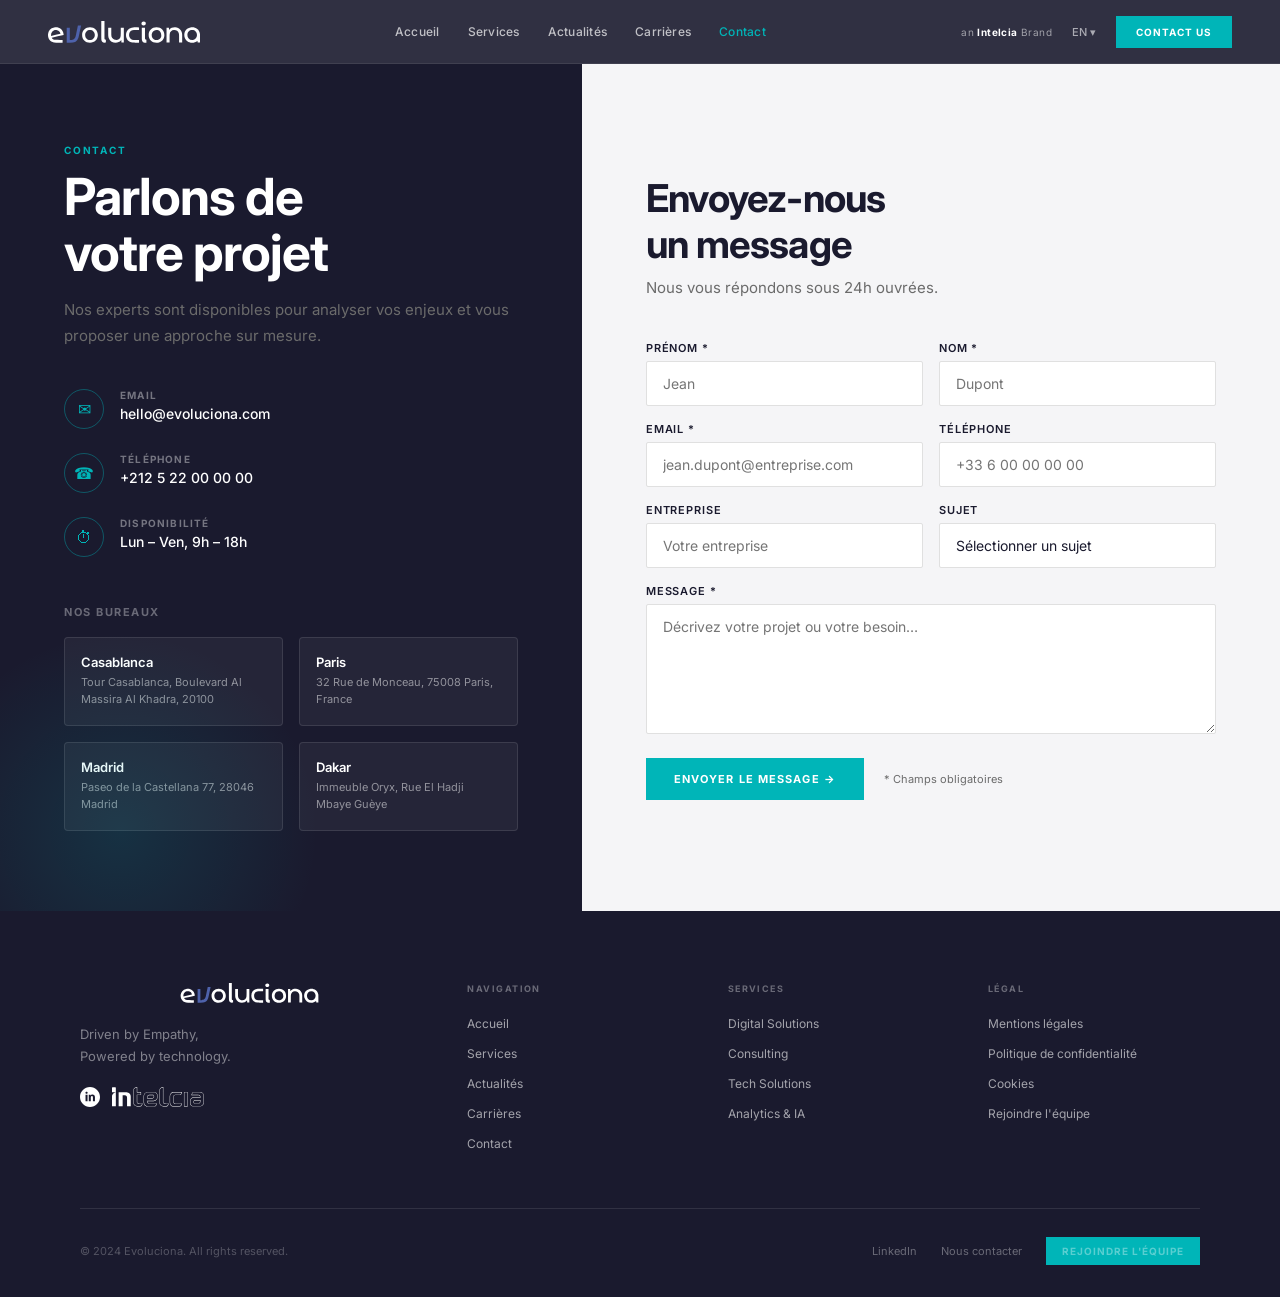
<file: contact.html>
<!DOCTYPE html>
<html lang="fr">
<head>
  <meta charset="UTF-8" />
  <meta name="viewport" content="width=device-width, initial-scale=1.0" />
  <title>Contact — Evoluciona</title>
  <link rel="preconnect" href="https://fonts.googleapis.com" />
  <link rel="preconnect" href="https://fonts.gstatic.com" crossorigin />
  <link href="https://fonts.googleapis.com/css2?family=Inter:wght@300;400;500;600;700&display=swap" rel="stylesheet" />
  <link rel="stylesheet" href="style.css" />
  <style>
    .contact-layout { display: grid; grid-template-columns: 1fr 1.2fr; min-height: 100vh; padding-top: 64px; }
    .contact-left { background: var(--dark); padding: 80px 64px; display: flex; flex-direction: column; justify-content: center; gap: 40px; position: relative; overflow: hidden; }
    .contact-left::before { content: ''; position: absolute; bottom: -120px; left: -80px; width: 400px; height: 400px; border-radius: 50%; background: radial-gradient(circle, rgba(0,181,184,0.15) 0%, transparent 70%); }
    .contact-left h1 { color: var(--white); }
    .contact-left > p { color: rgba(255,255,255,0.6); font-size: 15px; max-width: 360px; }
    .contact-infos { display: flex; flex-direction: column; gap: 24px; }
    .contact-info-item { display: flex; align-items: flex-start; gap: 16px; }
    .contact-info-icon { width: 40px; height: 40px; border: 1px solid rgba(0,181,184,0.4); border-radius: 50%; display: flex; align-items: center; justify-content: center; flex-shrink: 0; color: var(--teal); font-size: 16px; }
    .contact-info-label { font-size: 10px; font-weight: 700; letter-spacing: 0.12em; text-transform: uppercase; color: rgba(255,255,255,0.4); margin-bottom: 4px; }
    .contact-info-value { font-size: 14px; color: var(--white); font-weight: 500; }
    .contact-offices { margin-top: 8px; }
    .contact-offices h4 { font-size: 11px; font-weight: 700; letter-spacing: 0.14em; text-transform: uppercase; color: rgba(255,255,255,0.35); margin-bottom: 16px; }
    .offices-grid { display: grid; grid-template-columns: 1fr 1fr; gap: 16px; }
    .office-card { background: rgba(255,255,255,0.05); border: 0.5px solid rgba(255,255,255,0.1); padding: 16px; border-radius: 4px; }
    .office-city { font-size: 13px; font-weight: 600; color: var(--white); margin-bottom: 4px; }
    .office-addr { font-size: 11px; color: rgba(255,255,255,0.5); line-height: 1.6; }

    .contact-right { background: var(--gray-light); padding: 80px 64px; display: flex; flex-direction: column; justify-content: center; }
    .contact-right h2 { color: var(--dark); margin-bottom: 8px; }
    .contact-right > p { color: var(--gray-text); margin-bottom: 40px; }
    .form-grid { display: grid; grid-template-columns: 1fr 1fr; gap: 16px; }
    .form-group { display: flex; flex-direction: column; gap: 6px; }
    .form-group.full { grid-column: span 2; }
    .form-group label { font-size: 11px; font-weight: 600; letter-spacing: 0.08em; text-transform: uppercase; color: var(--dark); }
    .form-group input, .form-group select, .form-group textarea {
      font-family: var(--font); font-size: 14px; padding: 13px 16px;
      border: 1.5px solid #e0e0e0; background: var(--white);
      color: var(--dark); outline: none; transition: border-color 0.2s;
      border-radius: 2px;
    }
    .form-group input:focus, .form-group select:focus, .form-group textarea:focus { border-color: var(--teal); }
    .form-group textarea { min-height: 130px; resize: vertical; }
    .form-group select { appearance: none; cursor: pointer; }
    .form-submit { margin-top: 24px; display: flex; align-items: center; gap: 20px; }
    .form-note { font-size: 11px; color: var(--gray-text); }
    .success-msg { display: none; background: rgba(0,181,184,0.1); border: 1px solid var(--teal); color: var(--teal); padding: 16px 20px; border-radius: 4px; font-size: 14px; font-weight: 500; margin-top: 16px; }
  </style>
<script src="https://identity.netlify.com/v1/netlify-identity-widget.js"></script>
</head>
<body>
  <div id="nav-placeholder"></div>

  <div class="contact-layout">
    <div class="contact-left">
      <div>
        <div class="page-hero-eyebrow" style="margin-bottom:12px;">Contact</div>
        <h1>Parlons de<br>votre projet</h1>
        <p style="margin-top:16px;">Nos experts sont disponibles pour analyser vos enjeux et vous proposer une approche sur mesure.</p>
      </div>
      <div class="contact-infos">
        <div class="contact-info-item">
          <div class="contact-info-icon">✉</div>
          <div>
            <div class="contact-info-label">Email</div>
            <div class="contact-info-value">hello@evoluciona.com</div>
          </div>
        </div>
        <div class="contact-info-item">
          <div class="contact-info-icon">☎</div>
          <div>
            <div class="contact-info-label">Téléphone</div>
            <div class="contact-info-value">+212 5 22 00 00 00</div>
          </div>
        </div>
        <div class="contact-info-item">
          <div class="contact-info-icon">⏱</div>
          <div>
            <div class="contact-info-label">Disponibilité</div>
            <div class="contact-info-value">Lun – Ven, 9h – 18h</div>
          </div>
        </div>
      </div>
      <div class="contact-offices">
        <h4>Nos bureaux</h4>
        <div class="offices-grid">
          <div class="office-card">
            <div class="office-city">Casablanca</div>
            <div class="office-addr">Tour Casablanca, Boulevard Al Massira Al Khadra, 20100</div>
          </div>
          <div class="office-card">
            <div class="office-city">Paris</div>
            <div class="office-addr">32 Rue de Monceau, 75008 Paris, France</div>
          </div>
          <div class="office-card">
            <div class="office-city">Madrid</div>
            <div class="office-addr">Paseo de la Castellana 77, 28046 Madrid</div>
          </div>
          <div class="office-card">
            <div class="office-city">Dakar</div>
            <div class="office-addr">Immeuble Oryx, Rue El Hadji Mbaye Guèye</div>
          </div>
        </div>
      </div>
    </div>

    <div class="contact-right">
      <h2>Envoyez-nous<br>un message</h2>
      <p>Nous vous répondons sous 24h ouvrées.</p>
      <form id="contact-form" action="https://formspree.io/f/VOTRE_ID" method="POST">
        <div class="form-grid">
          <div class="form-group">
            <label>Prénom *</label>
            <input type="text" name="prenom" placeholder="Jean" required />
          </div>
          <div class="form-group">
            <label>Nom *</label>
            <input type="text" name="nom" placeholder="Dupont" required />
          </div>
          <div class="form-group">
            <label>Email *</label>
            <input type="email" name="email" placeholder="jean.dupont@entreprise.com" required />
          </div>
          <div class="form-group">
            <label>Téléphone</label>
            <input type="tel" name="telephone" placeholder="+33 6 00 00 00 00" />
          </div>
          <div class="form-group">
            <label>Entreprise</label>
            <input type="text" name="entreprise" placeholder="Votre entreprise" />
          </div>
          <div class="form-group">
            <label>Sujet</label>
            <select name="sujet">
              <option value="">Sélectionner un sujet</option>
              <option>Digital Solutions</option>
              <option>Consulting CX</option>
              <option>Technological Solutions</option>
              <option>Analytics & IA</option>
              <option>Partenariat</option>
              <option>Autre</option>
            </select>
          </div>
          <div class="form-group full">
            <label>Message *</label>
            <textarea name="message" placeholder="Décrivez votre projet ou votre besoin…" required></textarea>
          </div>
        </div>
        <div class="form-submit">
          <button type="submit" class="btn-primary">Envoyer le message →</button>
          <span class="form-note">* Champs obligatoires</span>
        </div>
        <div class="success-msg" id="success-msg">✓ Message envoyé ! Nous vous répondrons sous 24h.</div>
      </form>
    </div>
  </div>

  <div id="footer-placeholder"></div>
  <script src="components.js"></script>
  <script>
    document.getElementById('contact-form').addEventListener('submit', function(e) {
      e.preventDefault();
      document.getElementById('success-msg').style.display = 'block';
      this.reset();
      setTimeout(() => document.getElementById('success-msg').style.display = 'none', 5000);
    });
  </script>
</body>
</html>
</file>
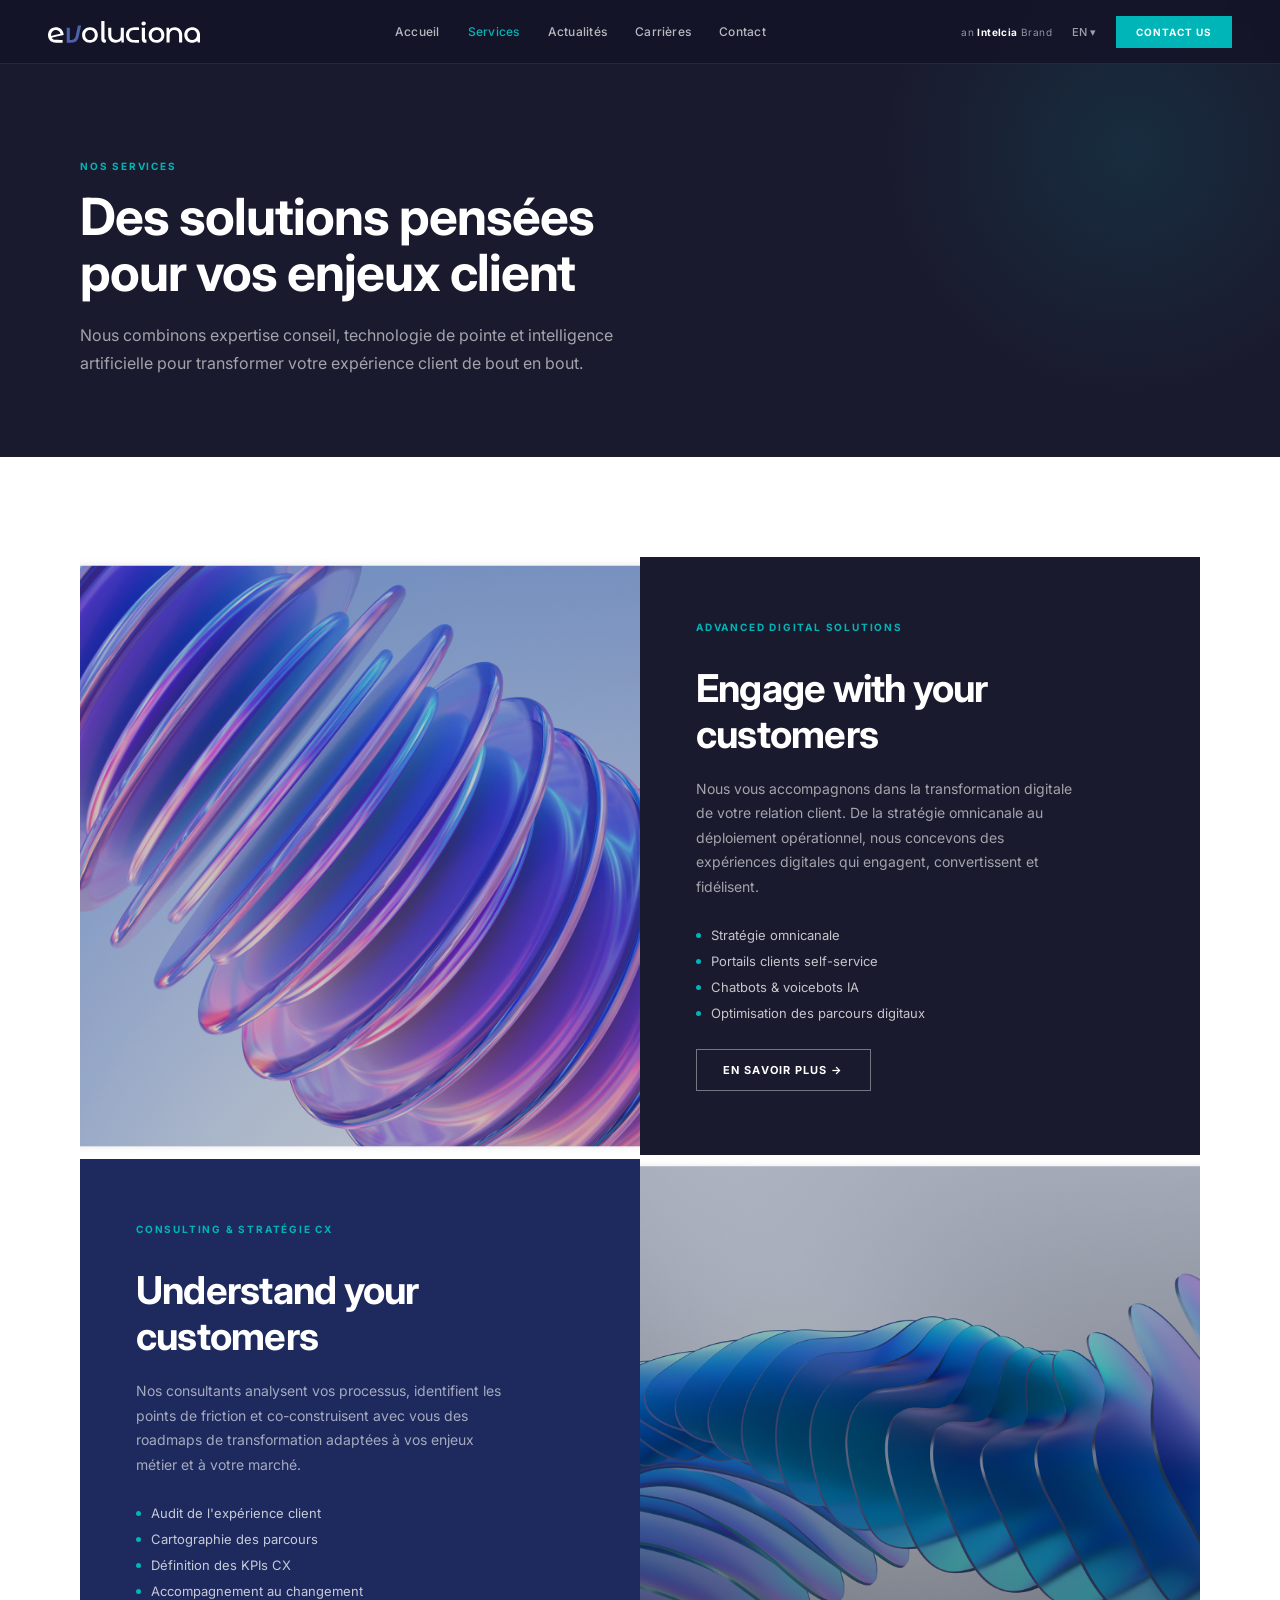
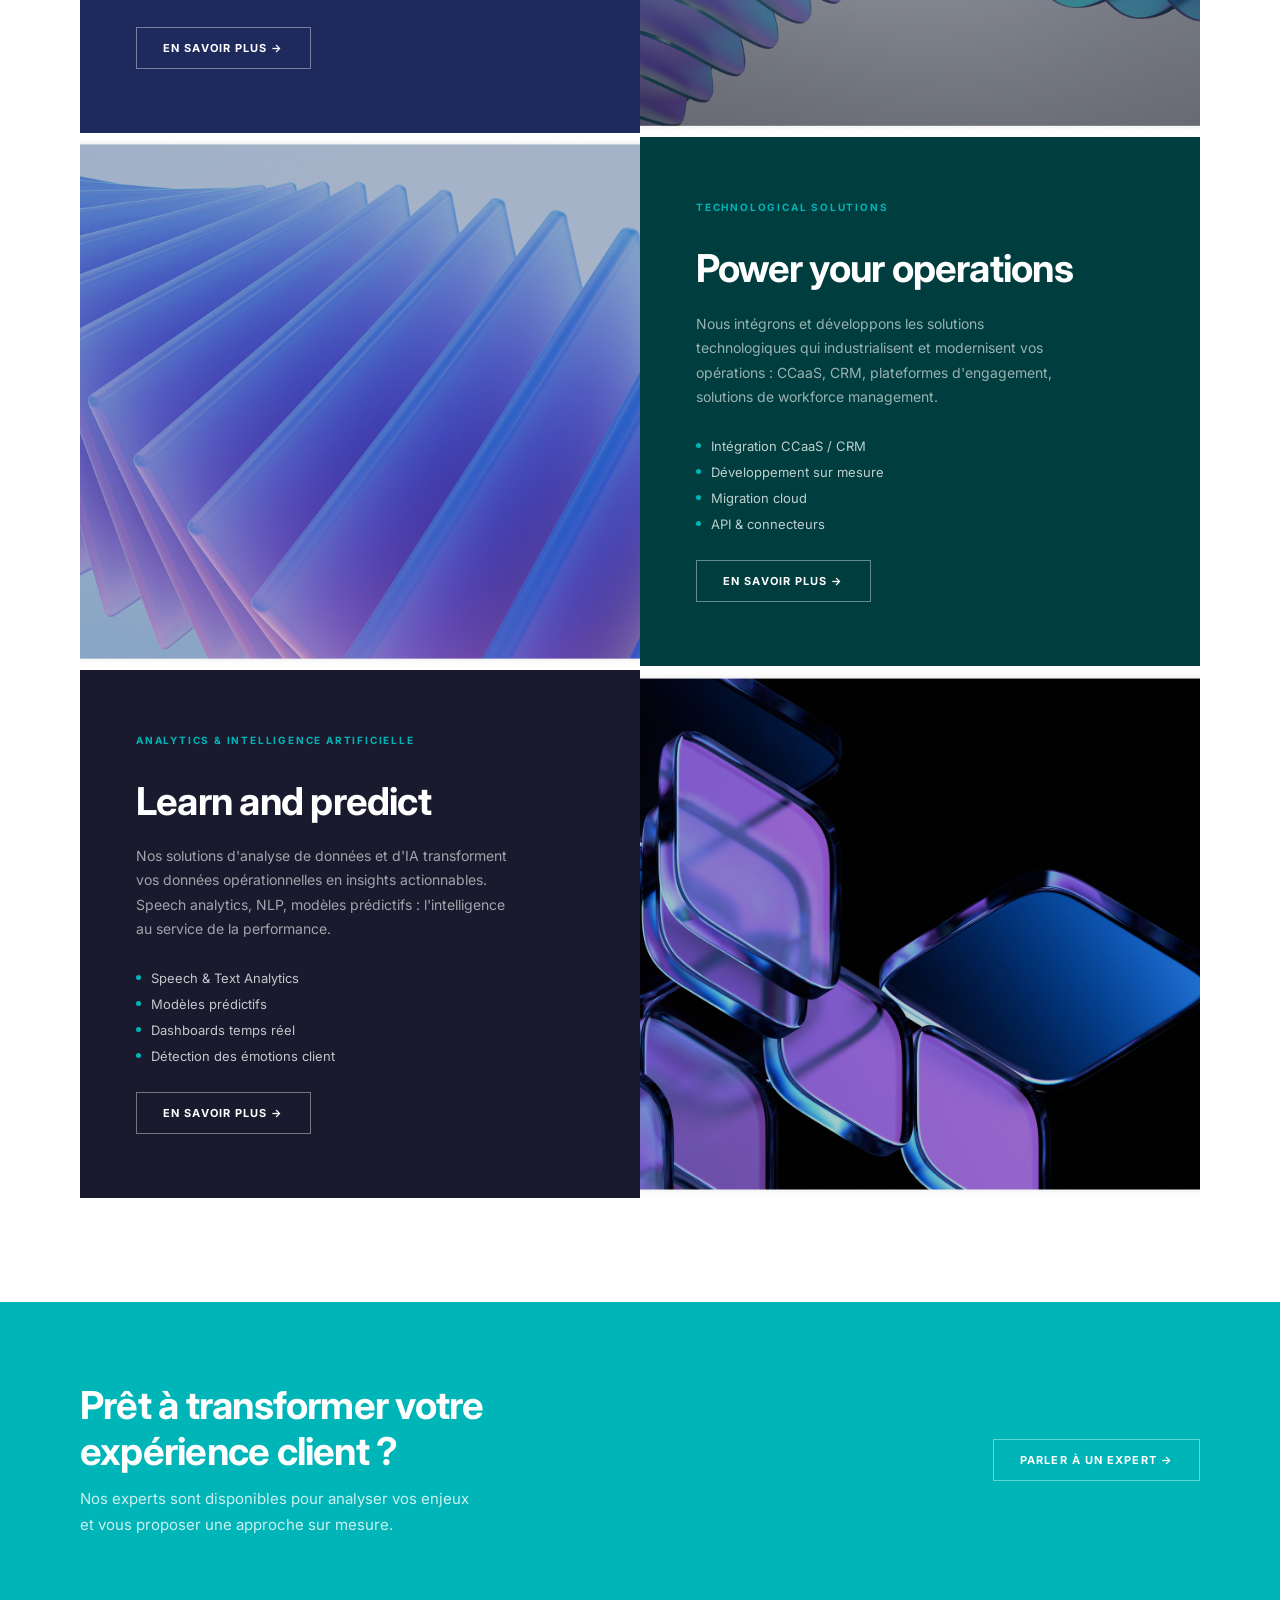
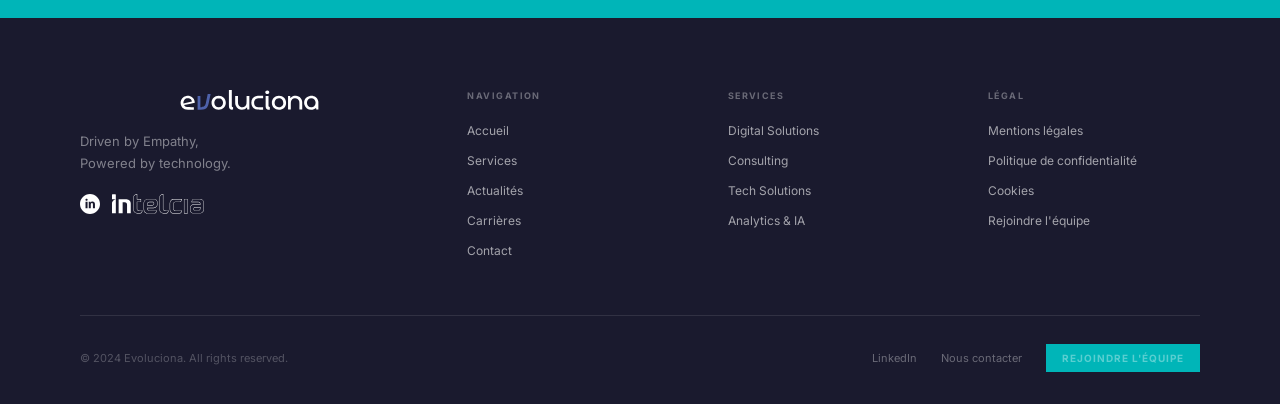
<file: services.html>
<!DOCTYPE html>
<html lang="fr">
<head>
  <meta charset="UTF-8" />
  <meta name="viewport" content="width=device-width, initial-scale=1.0" />
  <title>Services — Evoluciona</title>
  <link rel="preconnect" href="https://fonts.googleapis.com" />
  <link rel="preconnect" href="https://fonts.gstatic.com" crossorigin />
  <link href="https://fonts.googleapis.com/css2?family=Inter:wght@300;400;500;600;700&display=swap" rel="stylesheet" />
  <link rel="stylesheet" href="style.css" />
  <style>
    .services-list { padding: var(--section-pad); background: var(--white); }
    .service-block { display: grid; grid-template-columns: 1fr 1fr; gap: 0; min-height: 480px; margin-bottom: 4px; overflow: hidden; }
    .service-block:nth-child(even) { direction: rtl; }
    .service-block:nth-child(even) > * { direction: ltr; }
    .service-block-img { overflow: hidden; }
    .service-block-img img { width: 100%; height: 100%; object-fit: cover; transition: transform 0.5s; }
    .service-block:hover .service-block-img img { transform: scale(1.03); }
    .service-block-text { background: var(--dark); padding: 64px 56px; display: flex; flex-direction: column; justify-content: center; gap: 20px; }
    .service-block:nth-child(2) .service-block-text { background: #1e2a5e; }
    .service-block:nth-child(3) .service-block-text { background: #003d3e; }
    .service-block:nth-child(4) .service-block-text { background: #1A1A2E; }
    .service-block-text h2 { color: var(--white); }
    .service-block-text .sub { color: var(--teal); font-size: 13px; font-weight: 600; letter-spacing: 0.04em; }
    .service-block-text p { color: rgba(255,255,255,0.6); font-size: 14px; max-width: 380px; }
    .features-list { list-style: none; display: flex; flex-direction: column; gap: 10px; margin-top: 8px; }
    .features-list li { font-size: 13px; color: rgba(255,255,255,0.75); display: flex; align-items: center; gap: 10px; }
    .features-list li::before { content: ''; width: 5px; height: 5px; border-radius: 50%; background: var(--teal); flex-shrink: 0; }

    .cta-band { background: var(--teal); padding: 80px; display: flex; align-items: center; justify-content: space-between; gap: 40px; }
    .cta-band h2 { color: var(--white); max-width: 500px; }
    .cta-band p { color: rgba(255,255,255,0.8); margin-top: 12px; max-width: 400px; }
  </style>
<script src="https://identity.netlify.com/v1/netlify-identity-widget.js"></script>
</head>
<body>
  <div id="nav-placeholder"></div>

  <div class="page-hero">
    <div class="page-hero-eyebrow">Nos Services</div>
    <h1>Des solutions pensées<br>pour vos enjeux client</h1>
    <p>Nous combinons expertise conseil, technologie de pointe et intelligence artificielle pour transformer votre expérience client de bout en bout.</p>
  </div>

  <section class="services-list" id="services-grid">
  </section>

  <div class="cta-band">
    <div>
      <h2>Prêt à transformer votre expérience client ?</h2>
      <p>Nos experts sont disponibles pour analyser vos enjeux et vous proposer une approche sur mesure.</p>
    </div>
    <a href="contact.html" class="btn-outline-white" style="white-space:nowrap;">Parler à un expert →</a>
  </div>

  <div id="footer-placeholder"></div>
  <script src="components.js"></script>
  <script>
    fetch('data.json').then(r=>r.json()).then(data => {
      const grid = document.getElementById('services-grid');
      data.services.forEach((s, i) => {
        grid.innerHTML += `
        <div class="service-block" id="${s.id}">
          <div class="service-block-img"><img src="${s.image}" alt="${s.titre}" /></div>
          <div class="service-block-text">
            <span class="section-eyebrow">${s.titre}</span>
            <h2>${s.sous_titre}</h2>
            <p>${s.description}</p>
            <ul class="features-list">
              ${s.features.map(f => `<li>${f}</li>`).join('')}
            </ul>
            <a href="contact.html" class="btn-outline-white" style="width:fit-content;margin-top:8px;">En savoir plus →</a>
          </div>
        </div>`;
      });
    });
  </script>
</body>
</html>
</file>
<file: style.css>
/* ─── EVOLUCIONA — SHARED DESIGN SYSTEM ─────────────── */

*, *::before, *::after { box-sizing: border-box; margin: 0; padding: 0; }

:root {
  --teal: #00B5B8;
  --teal-dark: #009A9D;
  --blue: #4E62AB;
  --dark: #1A1A2E;
  --white: #ffffff;
  --gray-light: #F5F5F7;
  --gray-text: #6B6B6B;
  --font: 'Inter', sans-serif;
  --container: 1200px;
  --section-pad: 100px 80px;
}

html { scroll-behavior: smooth; }
body { font-family: var(--font); color: var(--dark); background: var(--white); overflow-x: hidden; }

/* ─── TYPOGRAPHY ─────────────────────────────────────── */
h1 { font-size: clamp(32px, 4vw, 56px); font-weight: 700; letter-spacing: -0.02em; line-height: 1.1; }
h2 { font-size: clamp(24px, 3vw, 40px); font-weight: 700; letter-spacing: -0.02em; line-height: 1.2; }
h3 { font-size: clamp(18px, 2vw, 26px); font-weight: 700; letter-spacing: -0.01em; line-height: 1.3; }
h4 { font-size: 16px; font-weight: 600; line-height: 1.4; }
p  { font-size: 15px; line-height: 1.75; color: var(--gray-text); }

/* ─── NAV ─────────────────────────────────────────────── */
nav {
  position: fixed; top: 0; left: 0; right: 0; z-index: 100;
  display: flex; align-items: center; justify-content: space-between;
  padding: 0 48px; height: 64px;
  background: rgba(20, 20, 40, 0.88);
  backdrop-filter: blur(12px);
  border-bottom: 0.5px solid rgba(255,255,255,0.08);
}
.nav-left { display: flex; align-items: center; gap: 28px; }
.nav-logo img { height: 22px; display: block; }
.nav-menu-btn { display: flex; align-items: center; gap: 8px; cursor: pointer; opacity: 0.75; transition: opacity 0.2s; background: none; border: none; }
.nav-menu-btn:hover { opacity: 1; }
.nav-menu-btn span { color: var(--white); font-size: 10px; font-weight: 600; letter-spacing: 0.1em; text-transform: uppercase; font-family: var(--font); }
.hamburger { display: flex; flex-direction: column; gap: 4px; }
.hamburger i { display: block; width: 18px; height: 1.5px; background: var(--white); }
.nav-right { display: flex; align-items: center; gap: 20px; }
.nav-badge { font-size: 10px; color: rgba(255,255,255,0.55); letter-spacing: 0.04em; }
.nav-badge strong { color: var(--white); }
.nav-lang { font-size: 11px; font-weight: 500; color: rgba(255,255,255,0.6); cursor: pointer; }
.nav-links-main { display: flex; align-items: center; gap: 28px; }
.nav-links-main a { font-size: 12px; font-weight: 500; color: rgba(255,255,255,0.7); text-decoration: none; letter-spacing: 0.02em; transition: color 0.2s; }
.nav-links-main a:hover, .nav-links-main a.active { color: var(--teal); }
.btn-nav-cta { background: var(--teal); color: var(--white); font-family: var(--font); font-size: 10px; font-weight: 700; letter-spacing: 0.1em; text-transform: uppercase; padding: 10px 20px; border: none; cursor: pointer; transition: background 0.2s; text-decoration: none; display: inline-block; }
.btn-nav-cta:hover { background: var(--teal-dark); }

/* ─── PAGE HERO (inner pages) ─────────────────────────── */
.page-hero { padding: 160px 80px 80px; background: var(--dark); position: relative; overflow: hidden; }
.page-hero::after { content: ''; position: absolute; top: -100px; right: -100px; width: 500px; height: 500px; border-radius: 50%; background: radial-gradient(circle, rgba(0,181,184,0.12) 0%, transparent 70%); }
.page-hero-eyebrow { font-size: 10px; font-weight: 700; letter-spacing: 0.18em; text-transform: uppercase; color: var(--teal); margin-bottom: 16px; }
.page-hero h1 { color: var(--white); max-width: 700px; margin-bottom: 20px; }
.page-hero p { color: rgba(255,255,255,0.6); max-width: 560px; font-size: 16px; }

/* ─── BUTTONS ─────────────────────────────────────────── */
.btn-primary { display: inline-flex; align-items: center; gap: 8px; background: var(--teal); color: var(--white); font-family: var(--font); font-size: 11px; font-weight: 700; letter-spacing: 0.1em; text-transform: uppercase; padding: 14px 28px; border: none; cursor: pointer; transition: background 0.2s; text-decoration: none; }
.btn-primary:hover { background: var(--teal-dark); }
.btn-outline { display: inline-flex; align-items: center; gap: 8px; background: transparent; color: var(--dark); font-family: var(--font); font-size: 11px; font-weight: 700; letter-spacing: 0.1em; text-transform: uppercase; padding: 13px 26px; border: 1.5px solid var(--dark); cursor: pointer; transition: all 0.2s; text-decoration: none; }
.btn-outline:hover { background: var(--dark); color: var(--white); }
.btn-outline-white { display: inline-flex; align-items: center; gap: 8px; background: transparent; color: var(--white); font-family: var(--font); font-size: 11px; font-weight: 700; letter-spacing: 0.1em; text-transform: uppercase; padding: 13px 26px; border: 1.5px solid rgba(255,255,255,0.4); cursor: pointer; transition: all 0.2s; text-decoration: none; }
.btn-outline-white:hover { background: rgba(255,255,255,0.1); border-color: rgba(255,255,255,0.7); }

/* ─── TAGS / BADGES ───────────────────────────────────── */
.tag { display: inline-block; font-size: 9px; font-weight: 700; letter-spacing: 0.14em; text-transform: uppercase; padding: 4px 10px; border-radius: 2px; }
.tag-teal { background: rgba(0,181,184,0.12); color: var(--teal); }
.tag-blue { background: rgba(78,98,171,0.12); color: var(--blue); }
.tag-dark { background: rgba(26,26,46,0.08); color: var(--dark); }

/* ─── SECTION TITLES ──────────────────────────────────── */
.section-eyebrow { font-size: 10px; font-weight: 700; letter-spacing: 0.18em; text-transform: uppercase; color: var(--teal); margin-bottom: 12px; }
.section-title-teal { color: var(--teal); }
.section-header { margin-bottom: 56px; }
.section-header.centered { text-align: center; }

/* ─── FOOTER ──────────────────────────────────────────── */
footer { background: var(--dark); padding: 72px 80px 32px; }
.footer-top { display: grid; grid-template-columns: 1.6fr 1fr 1fr 1fr; gap: 48px; padding-bottom: 56px; border-bottom: 0.5px solid rgba(255,255,255,0.1); }
.footer-brand { display: flex; flex-direction: column; gap: 20px; }
.footer-brand img { height: 20px; }
.footer-tagline { font-size: 13px; color: rgba(255,255,255,0.45); line-height: 1.7; max-width: 200px; }
.footer-social { display: flex; gap: 12px; align-items: center; }
.footer-col h5 { font-size: 9px; font-weight: 700; letter-spacing: 0.16em; text-transform: uppercase; color: rgba(255,255,255,0.35); margin-bottom: 18px; }
.footer-col ul { list-style: none; display: flex; flex-direction: column; gap: 10px; }
.footer-col ul li a { font-size: 12px; color: rgba(255,255,255,0.6); text-decoration: none; transition: color 0.2s; }
.footer-col ul li a:hover { color: var(--teal); }
.footer-bottom { display: flex; align-items: center; justify-content: space-between; padding-top: 28px; }
.footer-copy { font-size: 11px; color: rgba(255,255,255,0.25); }
.footer-bottom-links { display: flex; align-items: center; gap: 24px; }
.footer-bottom-links a { font-size: 11px; color: rgba(255,255,255,0.35); text-decoration: none; transition: color 0.2s; }
.footer-bottom-links a:hover { color: var(--teal); }

/* ─── UTILITIES ───────────────────────────────────────── */
.container { max-width: var(--container); margin: 0 auto; }
.pt-nav { padding-top: 64px; }
</file>
